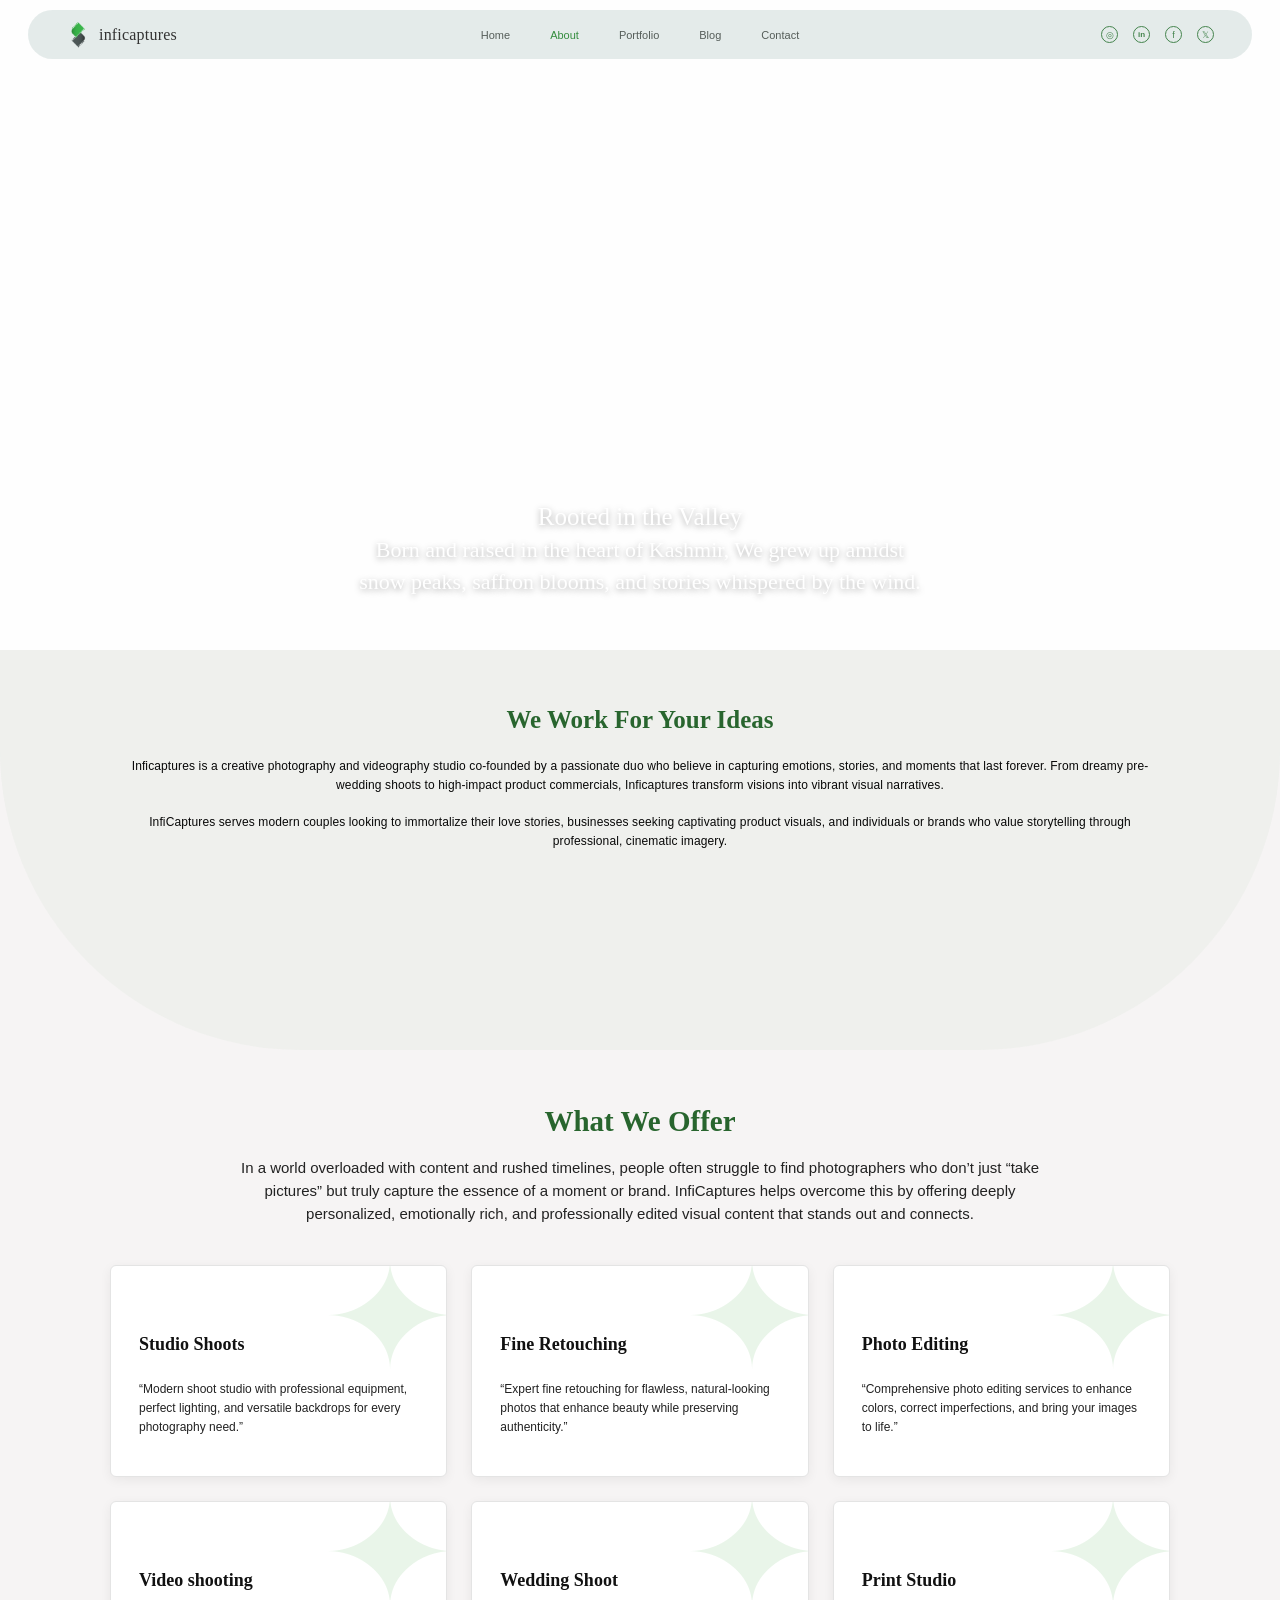
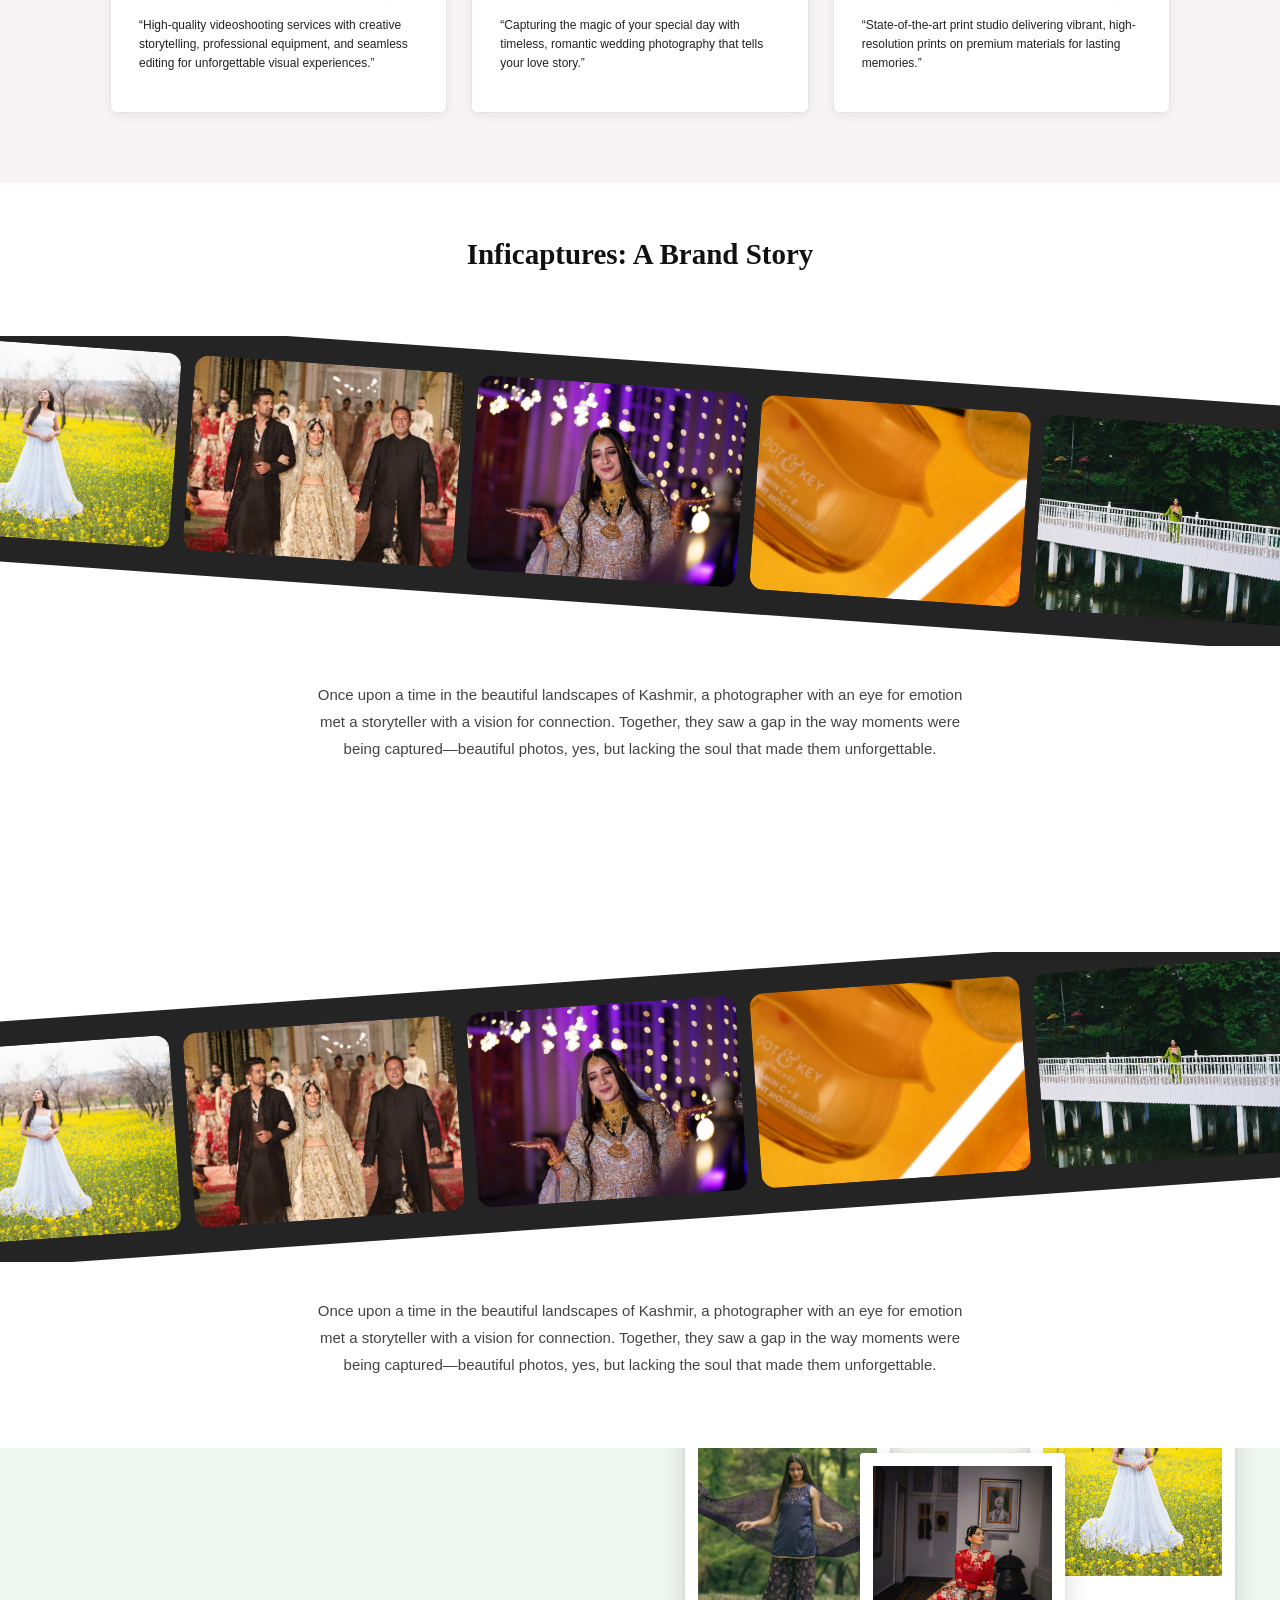
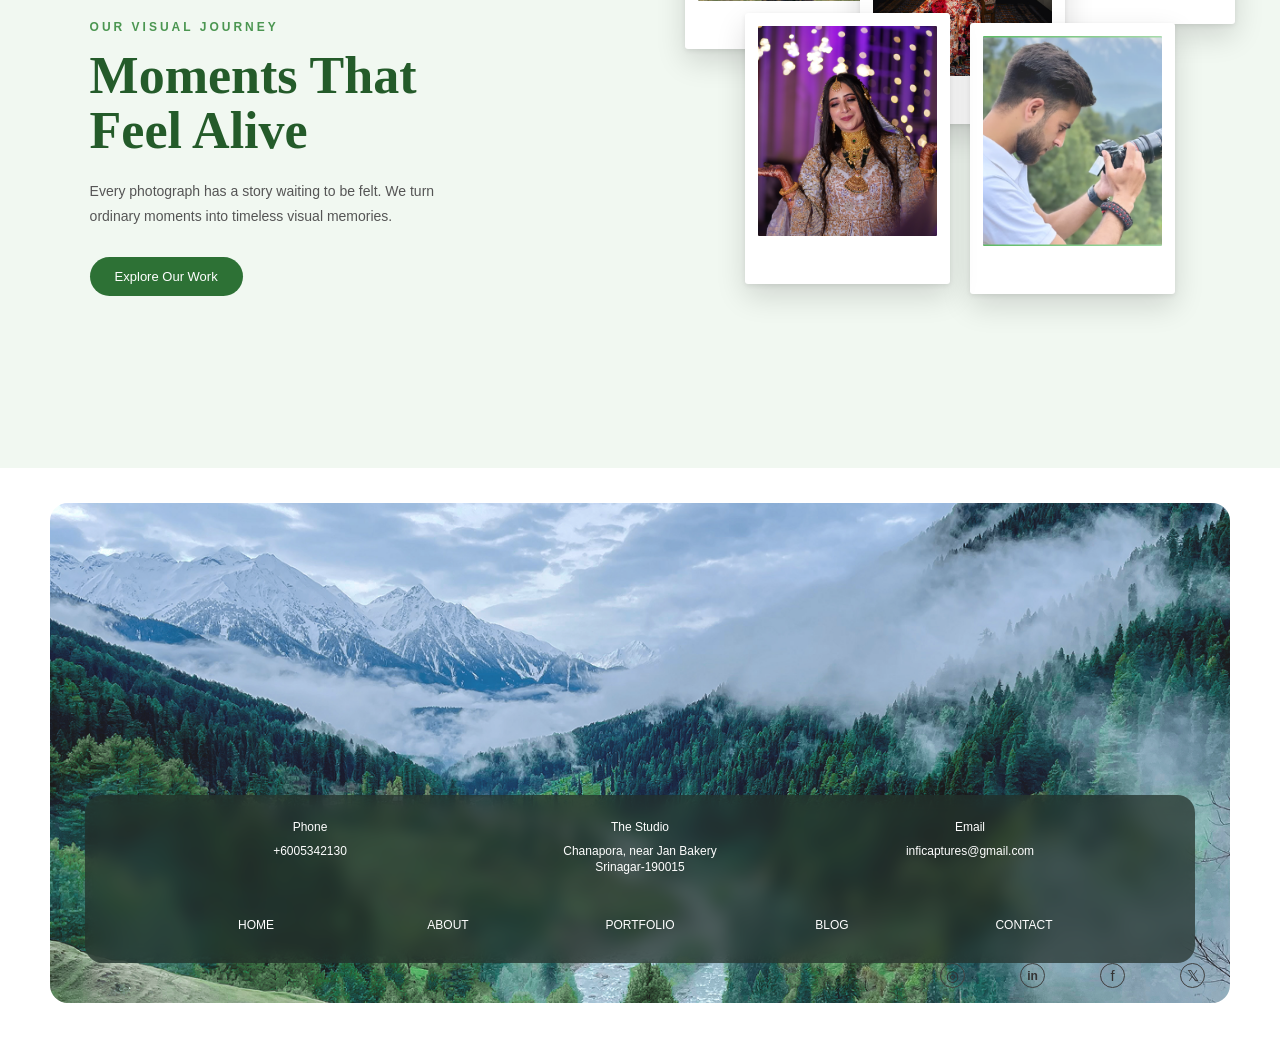
<file: about.html>
<!DOCTYPE html>
<html lang="en">

<head>
    <meta charset="UTF-8">
    <meta name="viewport" content="width=device-width, initial-scale=1.0">

    <title>About | Inficaptures</title>

    <!-- Your existing shared CSS -->
    <link rel="stylesheet" href="style.css">

    <!-- About page CSS -->
    <link rel="stylesheet" href="about.css">
</head>

<body>

   <!-- =====================================================
     ABOUT HERO SECTION
===================================================== -->

<section class="about-hero">

    <!-- Background Video -->

  <div class="about-hero-video">
<iframe width="560" height="315" src="https://www.youtube.com/embed/VSOiSYxAkmY?si=p-dQd2hZX3XlHAIR" title="YouTube video player" frameborder="0" allow="accelerometer; autoplay; clipboard-write; encrypted-media; gyroscope; picture-in-picture; 
web-share" referrerpolicy="strict-origin-when-cross-origin" allowfullscreen></iframe>

</div>


    <!-- Dark/light overlay -->

    <div class="about-hero-overlay"></div>


    <!-- =================================================
         NAVIGATION
    ================================================= -->

    <header class="about-header">

        <!-- Logo -->

        <a href="index.html" class="about-logo">

            <img
                src="media/LOGO COLOR-01 2 (1).svg"
                alt="Inficaptures">

            <span>inficaptures</span>

        </a>


        <!-- Navigation -->

        <nav class="about-nav">

            <a href="index.html">
                Home
            </a>

            <a href="about.html" class="active">
                About
            </a>

            <a href="portfolio.html">
                Portfolio
            </a>

            <a href="blog.html">
                Blog
            </a>

            <a href="contact.html">
                Contact
            </a>

        </nav>


        <!-- Social icons -->

        <div class="about-socials">

            <a href="#" aria-label="Instagram">
                ◎
            </a>

            <a href="#" aria-label="LinkedIn">
                in
            </a>

            <a href="#" aria-label="Facebook">
                f
            </a>

            <a href="#" aria-label="X">
                𝕏
            </a>

        </div>

    </header>


    <!-- =================================================
         HERO TEXT
    ================================================= -->

    <div class="about-hero-text">

        <h1>
            Rooted in the Valley
        </h1>

        <p>
            Born and raised in the heart of Kashmir, We grew up amidst<br>
            snow peaks, saffron blooms, and stories whispered by the wind.
        </p>

    </div>

</section>
<!-- ABOUT INTRO SECTION -->
<section class="about-intro">

    <div class="about-intro-content">

        <h2>We Work For Your Ideas</h2>

        <p>
            Inficaptures is a creative photography and videography studio
            co-founded by a passionate duo who believe in capturing emotions,
            stories, and moments that last forever. From dreamy pre-wedding
            shoots to high-impact product commercials, Inficaptures transform
            visions into vibrant visual narratives.
        </p>

        <p>
            InfiCaptures serves modern couples looking to immortalize their
            love stories, businesses seeking captivating product visuals,
            and individuals or brands who value storytelling through
            professional, cinematic imagery.
        </p>

    </div>

</section>

<!-- WHAT WE OFFER -->
<section class="what-we-offer">

    <div class="offer-header">
        <h2>What We Offer</h2>

        <p>
            In a world overloaded with content and rushed timelines, people often struggle to find photographers
            who don’t just “take pictures” but truly capture the essence of a moment or brand. InfiCaptures helps
            overcome this by offering deeply personalized, emotionally rich, and professionally edited visual content
            that stands out and connects.
        </p>
    </div>

    <div class="offer-grid">

        <div class="offer-card">
            <div class="sparkle">✦</div>
            <h3>Studio Shoots</h3>
            <p>“Modern shoot studio with professional equipment, perfect lighting, and versatile backdrops for every photography need.”</p>
        </div>

        <div class="offer-card">
            <div class="sparkle">✦</div>
            <h3>Fine Retouching</h3>
            <p>“Expert fine retouching for flawless, natural-looking photos that enhance beauty while preserving authenticity.”</p>
        </div>

        <div class="offer-card">
            <div class="sparkle">✦</div>
            <h3>Photo Editing</h3>
            <p>“Comprehensive photo editing services to enhance colors, correct imperfections, and bring your images to life.”</p>
        </div>

        <div class="offer-card">
            <div class="sparkle">✦</div>
            <h3>Video shooting</h3>
            <p>“High-quality videoshooting services with creative storytelling, professional equipment, and seamless editing for unforgettable visual experiences.”</p>
        </div>

        <div class="offer-card">
            <div class="sparkle">✦</div>
            <h3>Wedding Shoot</h3>
            <p>“Capturing the magic of your special day with timeless, romantic wedding photography that tells your love story.”</p>
        </div>

        <div class="offer-card">
            <div class="sparkle">✦</div>
            <h3>Print Studio</h3>
            <p>“State-of-the-art print studio delivering vibrant, high-resolution prints on premium materials for lasting memories.”</p>
        </div>

    </div>

</section>


<!-- BRAND STORY SECTION -->
<section class="brand-story">

    <div class="brand-story-heading">
        <h2>Inficaptures: A Brand Story</h2>
    </div>

    <!-- SLANTED PHOTO SLIDER -->
    <div class="story-slider-wrapper">

        <div class="story-slider">

            <div class="story-track">

                <!-- SET 1 -->
              
                <div class="story-photo">
                    <img src="media/hero-1.jpg" alt="">
                </div>

                <div class="story-photo">
                    <img src="media/hero-2.png" alt="">
                </div>

                <div class="story-photo">
                    <img src="media/hero-3.png" alt="">
                </div>

                <div class="story-photo">
                    <img src="media/image.png" alt="">
                </div>

                <div class="story-photo">
                    <img src="media/DSC09256.jpg" alt="">
                </div>

                <!-- DUPLICATE SET FOR INFINITE LOOP -->

                <div class="story-photo">
                    <img src="media/hero-1.jpg" alt="">
                </div>

                <div class="story-photo">
                    <img src="media/hero-2.png" alt="">
                </div>

                <div class="story-photo">
                    <img src="media/hero-3.png" alt="">
                </div>

                <div class="story-photo">
                    <img src="media/image.png" alt="">
                </div>

                <div class="story-photo">
                    <img src="media/DSC09256.jpg" alt="">
                </div>

            </div>

        </div>

    </div>


    <!-- STORY TEXT -->

    <div class="brand-story-text">

        <p>
            Once upon a time in the beautiful landscapes of Kashmir, a photographer
            with an eye for emotion met a storyteller with a vision for connection.
            Together, they saw a gap in the way moments were being captured—beautiful
            photos, yes, but lacking the soul that made them unforgettable.
        </p>

    </div>

</section>




<!-- BRAND STORY SECTION -->
<section class="brand-story">

    <div class="brand-story-heading">
        <!-- <h2>Inficaptures: A Brand Story</h2> -->
    </div>

    <!-- SLANTED PHOTO SLIDER -->
    <div class="story-slider-wrapper">

        <div class="story-slider2">

            <div class="story-track">

                <!-- SET 1 -->
              
                <div class="story-photo">
                    <img src="media/hero-1.jpg" alt="">
                </div>

                <div class="story-photo">
                    <img src="media/hero-2.png" alt="">
                </div>

                <div class="story-photo">
                    <img src="media/hero-3.png" alt="">
                </div>

                <div class="story-photo">
                    <img src="media/image.png" alt="">
                </div>

                <div class="story-photo">
                    <img src="media/DSC09256.jpg" alt="">
                </div>

                <!-- DUPLICATE SET FOR INFINITE LOOP -->

                <div class="story-photo">
                    <img src="media/hero-1.jpg" alt="">
                </div>

                <div class="story-photo">
                    <img src="media/hero-2.png" alt="">
                </div>

                <div class="story-photo">
                    <img src="media/hero-3.png" alt="">
                </div>

                <div class="story-photo">
                    <img src="media/image.png" alt="">
                </div>

                <div class="story-photo">
                    <img src="media/DSC09256.jpg" alt="">
                </div>

            </div>

        </div>

    </div>


    <!-- STORY TEXT -->

    <div class="brand-story-text">

        <p>
            Once upon a time in the beautiful landscapes of Kashmir, a photographer
            with an eye for emotion met a storyteller with a vision for connection.
            Together, they saw a gap in the way moments were being captured—beautiful
            photos, yes, but lacking the soul that made them unforgettable.
        </p>

    </div>

</section>

<!-- =========================================
     DECORATIVE PHOTO FALL SECTION
========================================= -->

<section class="falling-photos-section">

    <div class="falling-photos-content">

        <div class="falling-photos-text">
            <span>OUR VISUAL JOURNEY</span>

            <h2>
                Moments That<br>
                Feel Alive
            </h2>

            <p>
                Every photograph has a story waiting to be felt.
                We turn ordinary moments into timeless visual memories.
            </p>

            <a href="#contact" class="falling-photo-btn">
                Explore Our Work
            </a>
        </div>


        <div class="falling-photo-stage">

            <!-- Photo 1 -->
            <div class="falling-photo photo-1">
                <div class="polaroid">
                    <img src="media/DSC02389.jpg" alt="Photography">
                </div>
            </div>

            <!-- Photo 2 -->
            <div class="falling-photo photo-2">
                <div class="polaroid">
                    <img src="media/faizan.jpg" alt="Photography">
                </div>
            </div>

            <!-- Photo 3 -->
            <div class="falling-photo photo-3">
                <div class="polaroid">
                    <img src="media/hero-1 1.png" alt="Photography">
                </div>
            </div>

            <!-- Photo 4 -->
            <div class="falling-photo photo-4">
                <div class="polaroid">
                    <img src="media/hero-3.png" alt="Photography">
                </div>
            </div>

            <!-- Photo 5 -->
            <div class="falling-photo photo-5">
                <div class="polaroid">
                    <img src="media/shanu-pic.png" alt="Photography">
                </div>
            </div>

        </div>

    </div>

</section>


<footer class="site-footer">

    <div class="footer-background">

        <!-- Background image -->
        <img
            src="media/footer.png"
            alt="Mountain landscape"
            class="footer-bg-image">


        <!-- Glass Information Panel -->
        <div class="footer-glass-panel">


            <!-- ==============================
                 CONTACT INFORMATION
            =============================== -->

            <div class="footer-contact">


                <!-- PHONE -->

                <div class="footer-contact-item">

                    <h4>Phone</h4>

                    <a href="tel:+6005342130">
                        +6005342130
                    </a>

                </div>


                <!-- STUDIO -->

                <div class="footer-contact-item">

                    <h4>The Studio</h4>

                    <p>
                        Chanapora, near Jan Bakery<br>
                        Srinagar-190015
                    </p>

                </div>


                <!-- EMAIL -->

                <div class="footer-contact-item">

                    <h4>Email</h4>

                    <a href="mailto:inficaptures@gmail.com">
                        inficaptures@gmail.com
                    </a>

                </div>

            </div>


            <!-- ==============================
                 NAVIGATION
            =============================== -->

            <nav class="footer-navigation">

                <a href="index.html">HOME</a>

                <a href="about.html">ABOUT</a>

                <a href="portfolio.html">PORTFOLIO</a>

                <a href="blog.html">BLOG</a>

                <a href="contact.html">CONTACT</a>

            </nav>

        </div>


        <!-- ==============================
             SOCIAL ICONS
        =============================== -->

        <div class="footer-socials">

            <a
                href="#"
                aria-label="Instagram"
                class="social-icon">

                ◎

            </a>


            <a
                href="#"
                aria-label="LinkedIn"
                class="social-icon linkedin-icon">

                in

            </a>


            <a
                href="#"
                aria-label="Facebook"
                class="social-icon">

                f

            </a>


            <a
                href="#"
                aria-label="X"
                class="social-icon">

                𝕏

            </a>

        </div>

    </div>

</footer>
    <!-- Your existing JavaScript -->
    <script src="script.js"></script>

</body>

</html>
</file>
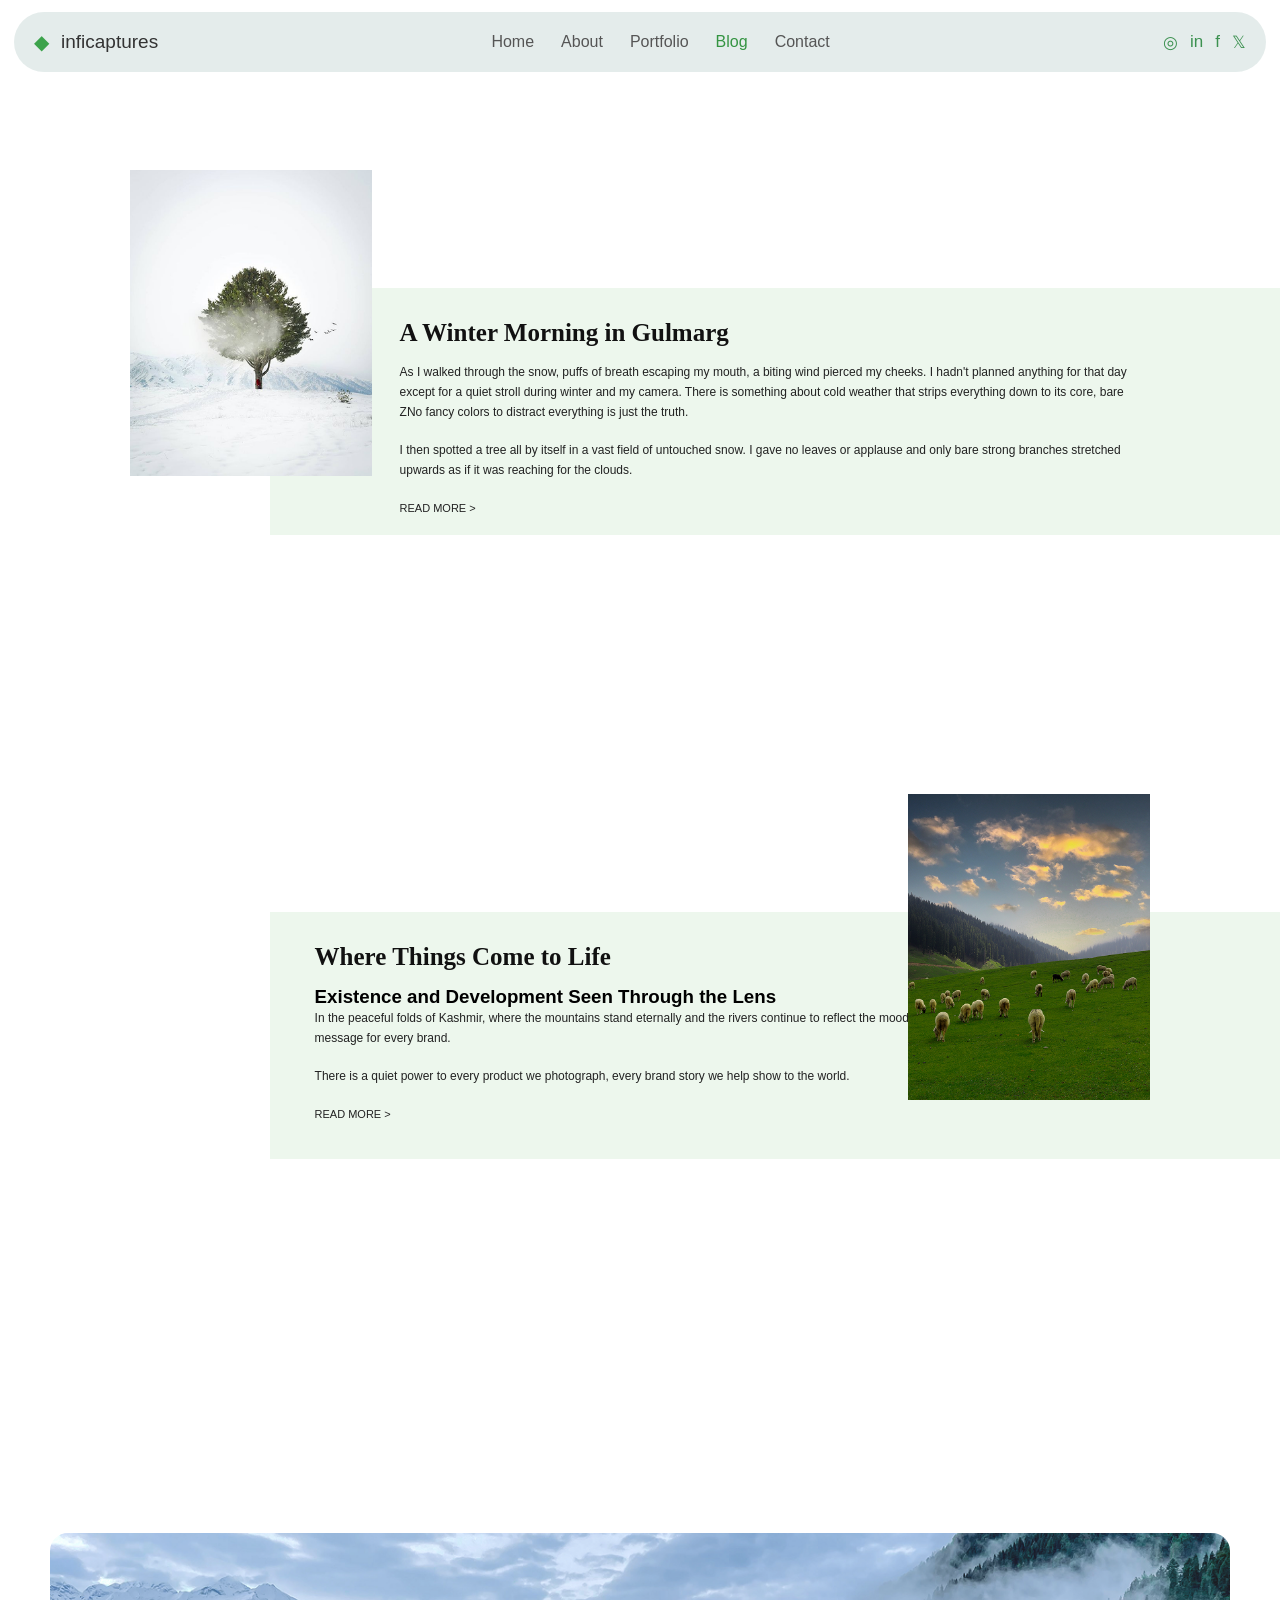
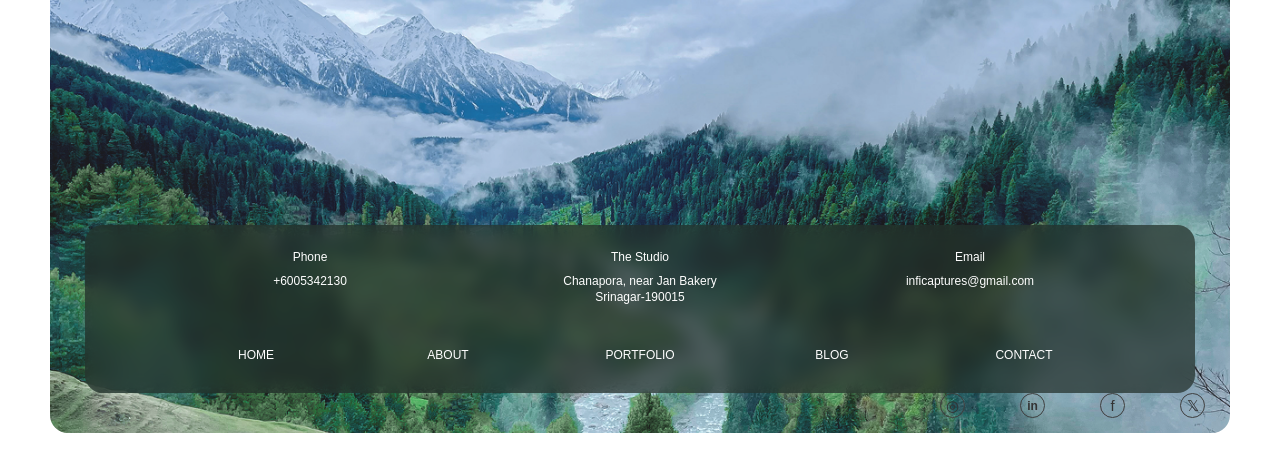
<file: blog.html>
<!DOCTYPE html>
<html lang="en">
<head>
    <meta charset="UTF-8">
    <meta name="viewport" content="width=device-width, initial-scale=1.0">

    <title>Blog | Inficaptures</title>

    <link rel="stylesheet" href="style.css">
    <link rel="stylesheet" href="blog.css">
</head>

<body>

<!-- =========================================
     NAVBAR
========================================= -->

<header class="blog-navbar">

    <div class="blog-logo">
        <span class="logo-symbol">◆</span>
        <span>inficaptures</span>
    </div>

    <nav>
        <a href="index.html">Home</a>
        <a href="about.html">About</a>
        <a href="portfolio.html">Portfolio</a>
        <a href="blog.html" class="active">Blog</a>
        <a href="#">Contact</a>
    </nav>

    <div class="blog-socials">
        <span>◎</span>
        <span>in</span>
        <span>f</span>
        <span>𝕏</span>
    </div>

</header>


<!-- =========================================
     BLOG LIST
========================================= -->

<main class="blog-page">

    <!-- BLOG 1 -->

    <article class="blog-item">

        <img
            src="media/winter-gulmarg.png"
            class="blog-image"
            alt="Winter Morning in Gulmarg"
        >

        <div class="blog-content">

            <h2>A Winter Morning in Gulmarg</h2>

            <p>
                As I walked through the snow, puffs of breath escaping my mouth,
                a biting wind pierced my cheeks. I hadn't planned anything for that
                day except for a quiet stroll during winter and my camera.
                There is something about cold weather that strips everything down
                to its core, bare ZNo fancy colors to distract everything is just
                the truth.
            </p>

            <p>
                I then spotted a tree all by itself in a vast field of untouched snow.
                I gave no leaves or applause and only bare strong branches stretched
                upwards as if it was reaching for the clouds.
            </p>

            <button
                class="read-more"
                data-blog="winter"
            >
                READ MORE &gt;
            </button>

        </div>

    </article>


    <!-- BLOG 2 -->

    <article class="blog-item blog-item-reverse">

        <img
            src="media/blog2.png"
            class="blog-image"
            alt="Kashmir Landscape"
        >

        <div class="blog-content">

            <h2>Where Things Come to Life</h2>

            <h3>Existence and Development Seen Through the Lens</h3>

            <p>
                In the peaceful folds of Kashmir, where the mountains stand eternally
                and the rivers continue to reflect the moods of the sky, we found a
                message for every brand.
            </p>

            <p>
                There is a quiet power to every product we photograph, every brand
                story we help show to the world.
            </p>

            <button
                class="read-more"
                data-blog="life"
            >
                READ MORE &gt;
            </button>

        </div>

    </article>

</main>


<!-- =========================================
     BLOG MODAL
========================================= -->

<div id="blogModal" class="blog-modal">

    <div class="blog-modal-box">

        <!-- CLOSE -->

        <button id="closeBlogModal" class="close-modal">
            ×
        </button>


        <!-- MODAL HEADING -->

        <div class="modal-heading">

            <h2 id="modalTitle">
                Where Things Come to Life
            </h2>

            <h3 id="modalSubtitle">
                Existence and Development Seen Through the Lens
            </h3>

        </div>


        <!-- IMAGE + ARTICLE -->

        <div class="modal-main">

            <div class="modal-image-wrapper">

                <img
                    id="modalImage"
                    src="media/winter-gulmarg.png"
                    alt=""
                >

            </div>


            <div class="modal-text">

                <p id="modalText1"></p>

                <p id="modalText2"></p>

                <p id="modalText3"></p>

                <p id="modalText4"></p>

            </div>

        </div>


        <!-- BOTTOM TEXT -->

        <div class="modal-bottom-text">

            <p id="modalBottom"></p>

        </div>

    </div>

</div>

<footer class="site-footer">

    <div class="footer-background">

        <!-- Background image -->
        <img
            src="media/footer.png"
            alt="Mountain landscape"
            class="footer-bg-image">


        <!-- Glass Information Panel -->
        <div class="footer-glass-panel">


            <!-- ==============================
                 CONTACT INFORMATION
            =============================== -->

            <div class="footer-contact">


                <!-- PHONE -->

                <div class="footer-contact-item">

                    <h4>Phone</h4>

                    <a href="tel:+6005342130">
                        +6005342130
                    </a>

                </div>


                <!-- STUDIO -->

                <div class="footer-contact-item">

                    <h4>The Studio</h4>

                    <p>
                        Chanapora, near Jan Bakery<br>
                        Srinagar-190015
                    </p>

                </div>


                <!-- EMAIL -->

                <div class="footer-contact-item">

                    <h4>Email</h4>

                    <a href="mailto:inficaptures@gmail.com">
                        inficaptures@gmail.com
                    </a>

                </div>

            </div>


            <!-- ==============================
                 NAVIGATION
            =============================== -->

            <nav class="footer-navigation">

                <a href="index.html">HOME</a>

                <a href="about.html">ABOUT</a>

                <a href="portfolio.html">PORTFOLIO</a>

                <a href="blog.html">BLOG</a>

                <a href="contact.html">CONTACT</a>

            </nav>

        </div>


        <!-- ==============================
             SOCIAL ICONS
        =============================== -->

        <div class="footer-socials">

            <a
                href="#"
                aria-label="Instagram"
                class="social-icon">

                ◎

            </a>


            <a
                href="#"
                aria-label="LinkedIn"
                class="social-icon linkedin-icon">

                in

            </a>


            <a
                href="#"
                aria-label="Facebook"
                class="social-icon">

                f

            </a>


            <a
                href="#"
                aria-label="X"
                class="social-icon">

                𝕏

            </a>

        </div>

    </div>

</footer>
<script src="blog.js"></script>

</body>
</html>
</file>
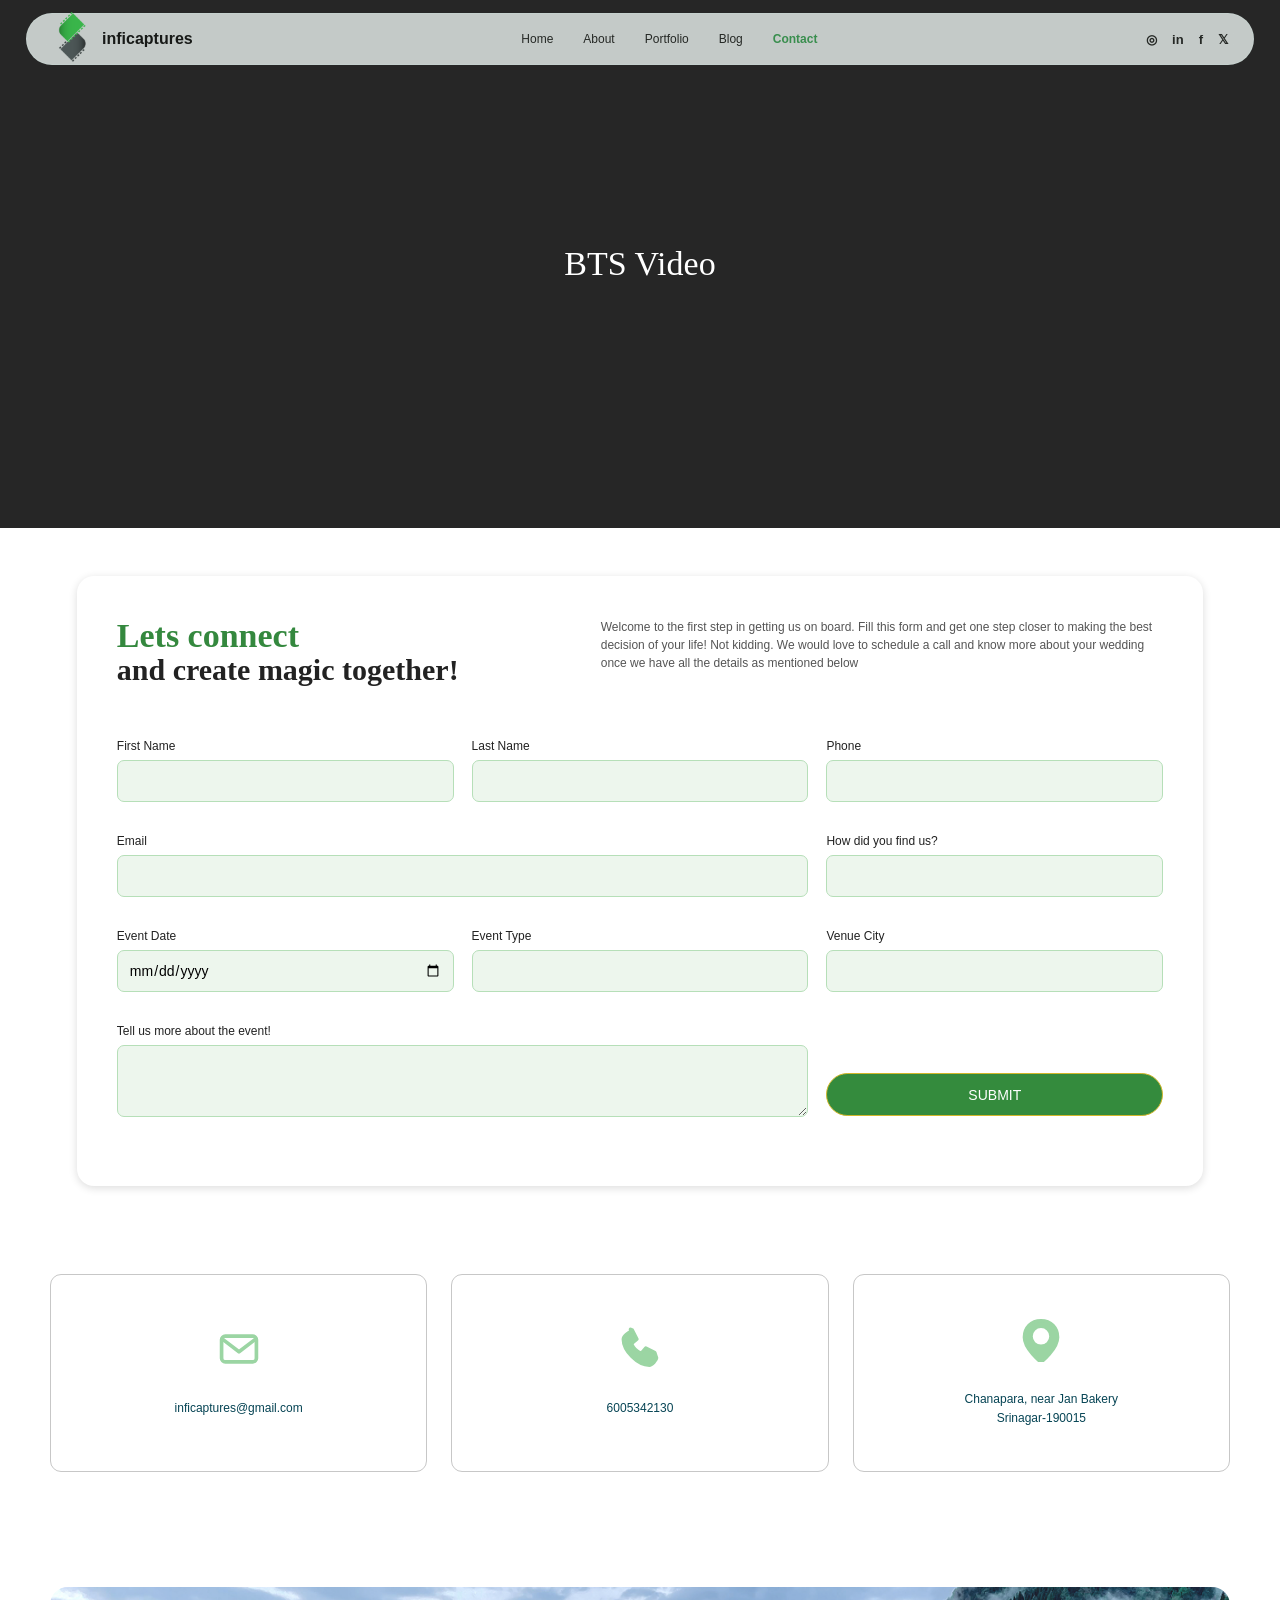
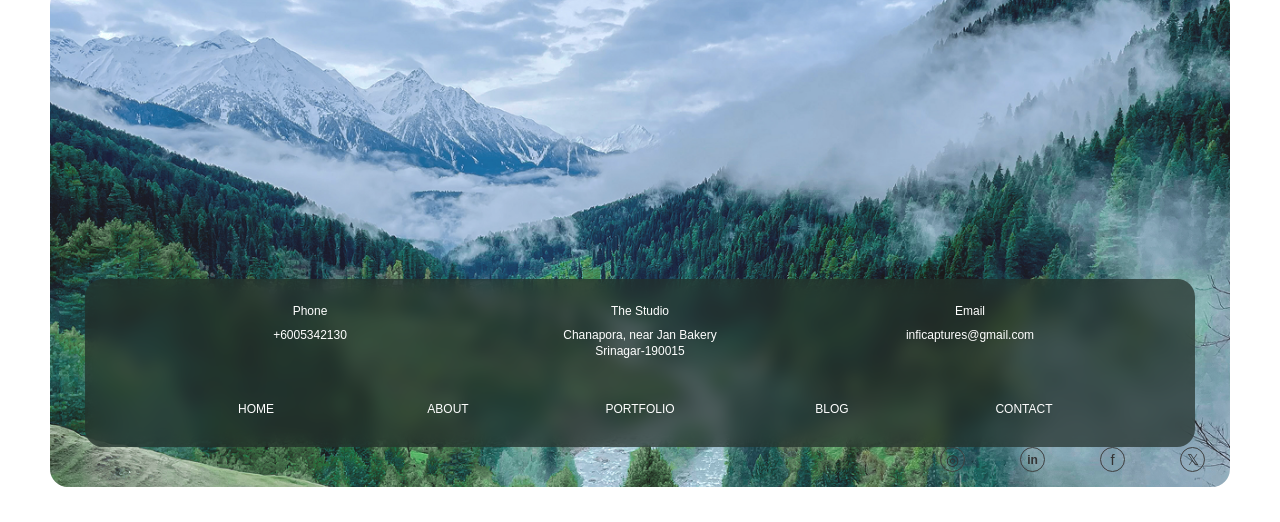
<file: contact.html>
<!DOCTYPE html>
<html lang="en">
<head>
  <meta charset="UTF-8">
  <meta name="viewport" content="width=device-width, initial-scale=1.0">
  <title>Contact | Inficaptures</title>
  <link rel="stylesheet" href="contact.css">
  <link rel="stylesheet" href="style.css">
    <link rel="stylesheet" href="portfolio.css">
</head>
<body>

  <header class="contact-navbar">
    <a class="contact-logo" href="index.html">
      <span class="logo-mark">
        <img src="media/LOGO COLOR-01 2 (1).svg" alt="">
      </span>
      <span>inficaptures</span>
    </a>

    <nav aria-label="Main navigation">
      <a href="index.html">Home</a>
      <a href="about.html">About</a>
      <a href="portfolio.html">Portfolio</a>
      <a href="blog.html">Blog</a>
      <a href="contact.html" class="active" aria-current="page">Contact</a>
    </nav>

    <div class="contact-socials" aria-label="Social media">
      <a href="#" aria-label="Instagram">◎</a>
      <a href="#" aria-label="LinkedIn">in</a>
      <a href="#" aria-label="Facebook">f</a>
      <a href="#" aria-label="X">𝕏</a>
    </div>
  </header>

  <main>
   <section class="contact-hero">
  <video class="bts-background-video" autoplay muted loop playsinline>
    <source src="media/WhatsApp Video 2023-07-10 at 11.03.33 AM.mp4" type="video/mp4">
  </video>

  <div class="contact-hero-overlay">
    <h1>BTS Video</h1>
  </div>
</section>
  </main>
<section class="contact-form-section">
  <div class="contact-form-card">
    <div class="form-intro">
      <h2><span>Lets connect</span><br>and create magic together!</h2>
      <p>
        Welcome to the first step in getting us on board. Fill this form and
        get one step closer to making the best decision of your life! Not kidding.
        We would love to schedule a call and know more about your wedding once
        we have all the details as mentioned below
      </p>
    </div>

    <form class="contact-form">
      <label>
        First Name
        <input type="text" name="firstName">
      </label>

      <label>
        Last Name
        <input type="text" name="lastName">
      </label>

      <label>
        Phone
        <input type="tel" name="phone">
      </label>

      <label class="field-email">
        Email
        <input type="email" name="email">
      </label>

      <label>
        How did you find us?
        <input type="text" name="referral">
      </label>

      <label>
        Event Date
        <input type="date" name="eventDate">
      </label>

      <label>
        Event Type
        <input type="text" name="eventType">
      </label>

      <label>
        Venue City
        <input type="text" name="venueCity">
      </label>

      <label class="field-message">
        Tell us more about the event!
        <textarea name="message"></textarea>
      </label>

      <button type="submit">SUBMIT</button>
    </form>
  </div>
</section>

<section class="contact-info">
  <a class="contact-info-card" href="mailto:inficaptures@gmail.com">
    <svg viewBox="0 0 48 48" aria-hidden="true">
      <rect x="5" y="10" width="38" height="28" rx="4"></rect>
      <path d="m7 14 17 13 17-13"></path>
    </svg>
    <span>inficaptures@gmail.com</span>
  </a>

  <a class="contact-info-card" href="tel:6005342130">
    <svg class="phone-icon" viewBox="0 0 48 48" aria-hidden="true">
      <path d="M14 5c-2 0-8 5-8 8 0 13 16 29 29 29 3 0 8-6 8-8l-2-6-10-5-5 6c-5-2-9-6-11-11l6-5-5-10-2-1z"></path>
    </svg>
    <span>6005342130</span>
  </a>

  <a
    class="contact-info-card"
    href="https://maps.google.com/?q=Chanapara+Srinagar+190015"
    target="_blank"
    rel="noopener"
  >
    <svg class="pin-icon" viewBox="0 0 48 48" aria-hidden="true">
      <path d="M24 3C13 3 6 11 6 21c0 13 18 27 18 27s18-14 18-27C42 11 35 3 24 3z"></path>
      <circle cx="24" cy="20" r="7"></circle>
    </svg>
    <span>Chanapara, near Jan Bakery<br>Srinagar-190015</span>
  </a>
</section>

<footer class="site-footer">

    <div class="footer-background">

        <!-- Background image -->
        <img
            src="media/footer.png"
            alt="Mountain landscape"
            class="footer-bg-image">


        <!-- Glass Information Panel -->
        <div class="footer-glass-panel">


            <!-- ==============================
                 CONTACT INFORMATION
            =============================== -->

            <div class="footer-contact">


                <!-- PHONE -->

                <div class="footer-contact-item">

                    <h4>Phone</h4>

                    <a href="tel:+6005342130">
                        +6005342130
                    </a>

                </div>


                <!-- STUDIO -->

                <div class="footer-contact-item">

                    <h4>The Studio</h4>

                    <p>
                        Chanapora, near Jan Bakery<br>
                        Srinagar-190015
                    </p>

                </div>


                <!-- EMAIL -->

                <div class="footer-contact-item">

                    <h4>Email</h4>

                    <a href="mailto:inficaptures@gmail.com">
                        inficaptures@gmail.com
                    </a>

                </div>

            </div>


            <!-- ==============================
                 NAVIGATION
            =============================== -->

            <nav class="footer-navigation">

                <a href="index.html">HOME</a>

                <a href="about.html">ABOUT</a>

                <a href="portfolio.html">PORTFOLIO</a>

                <a href="blog.html">BLOG</a>

                <a href="contact.html">CONTACT</a>

            </nav>

        </div>


        <!-- ==============================
             SOCIAL ICONS
        =============================== -->

        <div class="footer-socials">

            <a
                href="#"
                aria-label="Instagram"
                class="social-icon">

                ◎

            </a>


            <a
                href="#"
                aria-label="LinkedIn"
                class="social-icon linkedin-icon">

                in

            </a>


            <a
                href="#"
                aria-label="Facebook"
                class="social-icon">

                f

            </a>


            <a
                href="#"
                aria-label="X"
                class="social-icon">

                𝕏

            </a>

        </div>

    </div>

</footer>
</body>
</html>
</file>
<file: style.css>
/* =========================
   RESET
========================= */

* {
    margin: 0;
    padding: 0;
    box-sizing: border-box;
}

html {
    scroll-behavior: smooth;
}

body {
    font-family: Arial, Helvetica, sans-serif;
    background: #111;
}


/* =========================
   HERO
========================= */

.hero {
    position: relative;
    width: 100%;
    height: 100vh;
    min-height: 650px;
    overflow: hidden;

    display: flex;
    justify-content: center;
    align-items: center;
}


/* =========================
   HERO IMAGE
========================= */

.hero-image {
    position: absolute;
    inset: 0;

    background-image: url("media/hero-1.jpg");
    background-size: cover;
    background-position: center center;

    transform: scale(1.01);
}


/* =========================
   OVERLAY
========================= */

.hero-overlay {
    position: absolute;
    inset: 0;

    background: linear-gradient(
        to bottom,
        rgba(0, 0, 0, 0.08),
        rgba(0, 0, 0, 0.02) 50%,
        rgba(0, 0, 0, 0.18)
    );
}


/* =========================
   NAVBAR
========================= */

.navbar {
    position: absolute;
    top: 25px;
    left: 50%;

    transform: translateX(-50%);

    width: calc(100% - 100px);
    max-width: 1340px;

    height: 58px;

    padding: 0 24px;

    display: flex;
    align-items: center;

    background: rgba(224, 234, 234, 0.90);

    border-radius: 40px;

    z-index: 10;

    backdrop-filter: blur(10px);
    -webkit-backdrop-filter: blur(10px);
}


/* =========================
   LOGO
========================= */

.logo {
    display: flex;
    align-items: center;
    gap: 9px;

    text-decoration: none;
    color: #333;

    min-width: 210px;
}

.logo-text {
    font-family: Georgia, serif;
    font-size: 15px;
    letter-spacing: 0.2px;
}


/* Logo symbol */

.logo-symbol {
    position: relative;

    width: 20px;
    height: 24px;

    display: block;
}

.logo-symbol span:first-child {
    position: absolute;

    width: 13px;
    height: 13px;

    top: 1px;
    left: 4px;

    background: #38a84b;

    transform: rotate(45deg);

    border-radius: 2px;
}

.logo-symbol span:last-child {
    position: absolute;

    width: 13px;
    height: 13px;

    bottom: 1px;
    left: 1px;

    background: #303737;

    transform: rotate(45deg);

    border-radius: 2px;
}


/* =========================
   NAV LINKS
========================= */

.nav-links {
    display: flex;
    align-items: center;
    justify-content: center;

    gap: 38px;

    flex: 1;
}

.nav-links a {
    position: relative;

    color: #626b6b;

    text-decoration: none;

    font-size: 16px;

    transition: 0.3s ease;
}

.nav-links a:hover {
    color: #318f46;
}

.nav-links a.active {
    color: #318f46;
}


/* =========================
   SOCIAL LINKS
========================= */

.social-links {
    min-width: 210px;

    display: flex;
    justify-content: flex-end;
    align-items: center;

    gap: 12px;
}

.social-links a {
    width: 18px;
    height: 18px;

    display: flex;
    align-items: center;
    justify-content: center;

    border: 1px solid #519461;

    border-radius: 50%;

    color: #438c53;

    text-decoration: none;

    font-size: 9px;

    transition: 0.3s ease;
}

.social-links a:hover {
    background: #438c53;
    color: white;
}


/* =========================
   HERO FRAME
========================= */

.hero-frame {
    position: absolute;

    top: 130px;
    left: 54px;
    right: 54px;
    bottom: 32px;

    border: 1px solid rgba(255, 255, 255, 0.75);

    z-index: 3;

    pointer-events: none;
}


/* =========================
   BOTTOM CONTENT
========================= */

.hero-bottom {
    position: absolute;

    left: 70px;
    right: 70px;
    bottom: 52px;

    display: grid;

    grid-template-columns: 1fr auto 1fr;

    align-items: center;

    z-index: 5;
}


/* =========================
   BRAND
========================= */

.hero-brand {
    color: white;

    font-family: Georgia, serif;

    font-size: 21px;

    text-shadow:
        0 1px 5px rgba(0, 0, 0, 0.3);
}


/* =========================
   TAGLINE
========================= */

.hero-tagline {
    color: white;

    font-family: Georgia, serif;

    font-size: 13px;

    text-align: center;

    text-shadow:
        0 1px 5px rgba(0, 0, 0, 0.35);
}


/* =========================
   ENQUIRE BUTTON
========================= */

.enquire-btn {
    justify-self: end;

    display: flex;
    align-items: center;
    gap: 12px;

    padding: 9px 17px;

    background: #42ad50;

    color: white;

    text-decoration: none;

    font-size: 10px;

    border-radius: 20px;

    transition: 0.3s ease;
}

.enquire-btn span {
    font-size: 14px;
}

.enquire-btn:hover {
    background: #328c3e;

    transform: translateY(-2px);
}


/* =========================
   RESPONSIVE
========================= */

@media (max-width: 900px) {

    .navbar {
        width: calc(100% - 40px);

        padding: 0 18px;
    }

    .logo {
        min-width: auto;
    }

    .nav-links {
        gap: 18px;
    }

    .social-links {
        min-width: auto;
    }

    .hero-frame {
        left: 25px;
        right: 25px;
    }

    .hero-bottom {
        left: 40px;
        right: 40px;
    }
}


@media (max-width: 700px) {

    .hero {
        min-height: 600px;
    }

    .navbar {
        top: 15px;

        height: auto;
        min-height: 55px;

        border-radius: 25px;
    }

    .nav-links {
        display: none;
    }

    .logo {
        flex: 1;
    }

    .social-links {
        gap: 8px;
    }

    .hero-frame {
        top: 90px;
        left: 18px;
        right: 18px;
        bottom: 20px;
    }

    .hero-bottom {
        left: 30px;
        right: 30px;
        bottom: 38px;

        grid-template-columns: 1fr auto;
    }

    .hero-tagline {
        display: none;
    }

    .hero-brand {
        font-size: 18px;
    }

}

/* =====================================================
   SECTION 2 — SPECIALITIES
===================================================== */

.specialities-section {
    position: relative;

    width: 100%;
    min-height: 560px;

    background: #292929;

    overflow: hidden;

    padding: 55px 35px 60px;
}


/* Subtle background texture */

.specialities-section::before {
    content: "";

    position: absolute;
    inset: 0;

    background:
        radial-gradient(
            circle at 20% 20%,
            rgba(73, 150, 82, 0.06),
            transparent 25%
        ),
        radial-gradient(
            circle at 80% 70%,
            rgba(73, 150, 82, 0.05),
            transparent 25%
        );

    pointer-events: none;
}


.specialities-container {
    position: relative;

    width: 100%;
    max-width: 1440px;

    margin: auto;

    z-index: 2;
}


/* =====================================================
   HEADING
===================================================== */

.specialities-heading {
    width: 82%;

    margin: 0 auto 38px;

    display: flex;

    align-items: center;

    gap: 32px;
}


.specialities-heading span {
    height: 1px;

    flex: 1;

    background: rgba(71, 159, 83, 0.55);
}


.specialities-heading h2 {
    margin: 0;

    color: #4fa45c;

    font-family: Georgia, "Times New Roman", serif;

    font-size: 24px;

    font-weight: 500;

    letter-spacing: 3px;

    white-space: nowrap;
}


/* =====================================================
   CAROUSEL
===================================================== */

.specialities-carousel {
    position: relative;

    width: 100%;

    display: flex;

    align-items: center;

    gap: 20px;
}


.carousel-window {
    width: 100%;

    overflow: visible;
}


.specialities-track {
    display: flex;

    align-items: center;

    justify-content: center;

    gap: 12px;

    transition:
        transform 0.75s cubic-bezier(0.4, 0, 0.2, 1);
}


/* =====================================================
   CARDS
===================================================== */

.speciality-card {
    position: relative;

    flex: 0 0 18%;

    height: 274px;

    min-width: 0;

    overflow: hidden;

    border-radius: 11px;

    cursor: pointer;

    transition:
        transform 0.55s ease,
        flex-basis 0.55s ease,
        box-shadow 0.55s ease;

    transform-origin: center center;
}


.speciality-card img {
    width: 100%;
    height: 100%;

    display: block;

    object-fit: cover;

    transition: transform 0.6s ease;
}


/* Dark gradient at bottom */

.card-overlay {
    position: absolute;

    inset: 0;

    background: linear-gradient(
        to top,
        rgba(0, 0, 0, 0.65),
        transparent 55%
    );

    pointer-events: none;
}


/* Category name */

.speciality-card h3 {
    position: absolute;

    left: 18px;
    bottom: 27px;

    margin: 0;

    color: white;

    font-family: Georgia, "Times New Roman", serif;

    font-size: 17px;

    font-weight: 600;

    letter-spacing: 0.5px;

    z-index: 2;

    transition: 0.4s ease;
}


/* =====================================================
   ACTIVE / CENTER CARD
===================================================== */

.speciality-card.active {
    flex-basis: 27%;

    height: 320px;

    box-shadow:
        0 15px 35px rgba(0, 0, 0, 0.35);

    z-index: 5;
}


.speciality-card.active img {
    transform: scale(1.02);
}


.speciality-card.active h3 {
    font-size: 20px;
}


/* =====================================================
   HOVER
===================================================== */

.speciality-card:hover {
    transform: scale(1.07);

    z-index: 10;

    box-shadow:
        0 18px 35px rgba(0, 0, 0, 0.45);
}


.speciality-card:hover img {
    transform: scale(1.08);
}


.speciality-card:hover h3 {
    transform: translateY(-3px);
}


/* =====================================================
   ARROWS
===================================================== */

.carousel-arrow {
    flex: 0 0 auto;

    width: 42px;
    height: 42px;

    border-radius: 50%;

    border: 1px solid rgba(79, 164, 92, 0.75);

    background: transparent;

    color: white;

    font-size: 22px;

    display: flex;

    justify-content: center;
    align-items: center;

    cursor: pointer;

    z-index: 20;

    transition: 0.3s ease;
}


.carousel-arrow:hover {
    background: #45a952;

    border-color: #45a952;

    transform: scale(1.08);
}


/* =====================================================
   DOTS
===================================================== */

.carousel-dots {
    display: flex;

    justify-content: center;

    align-items: center;

    gap: 10px;

    margin-top: 27px;
}


.dot {
    width: 7px;
    height: 7px;

    padding: 0;

    border: none;

    border-radius: 50%;

    background: #59605b;

    cursor: pointer;

    transition: 0.3s ease;
}


.dot.active {
    background: #4bab59;

    transform: scale(1.25);
}


/* =====================================================
   PORTFOLIO BUTTON
===================================================== */

.portfolio-button {
    display: flex;

    align-items: center;

    justify-content: center;

    gap: 13px;

    width: fit-content;

    margin: 27px auto 0;

    padding: 10px 24px;

    border-radius: 30px;

    background: #43ad50;

    color: white;

    text-decoration: none;

    font-size: 11px;

    transition: 0.3s ease;
}


.portfolio-arrow {
    font-size: 17px;

    line-height: 1;
}


.portfolio-button:hover {
    background: #348d40;

    transform: translateY(-2px);
}


/* =====================================================
   RESPONSIVE
===================================================== */

@media (max-width: 1000px) {

    .speciality-card {
        flex-basis: 19%;
    }

    .speciality-card.active {
        flex-basis: 25%;
    }

    .speciality-card {
        height: 245px;
    }

    .speciality-card.active {
        height: 285px;
    }

    .carousel-arrow {
        width: 36px;
        height: 36px;
    }
}


@media (max-width: 750px) {

    .specialities-section {
        padding: 45px 20px 50px;
    }

    .specialities-heading {
        width: 95%;

        gap: 15px;

        margin-bottom: 28px;
    }

    .specialities-heading h2 {
        font-size: 19px;

        letter-spacing: 2px;
    }

    .carousel-arrow {
        display: none;
    }

    .specialities-track {
        gap: 10px;
    }

    .speciality-card {
        flex-basis: 18%;

        height: 220px;
    }

    .speciality-card.active {
        flex-basis: 27%;

        height: 255px;
    }

    .speciality-card h3 {
        left: 10px;
        bottom: 18px;

        font-size: 12px;
    }

    .speciality-card.active h3 {
        font-size: 14px;
    }
}


@media (max-width: 500px) {

    .specialities-section {
        padding-left: 12px;
        padding-right: 12px;
    }

    .speciality-card {
        height: 190px;
    }

    .speciality-card.active {
        height: 225px;
    }

    .specialities-track {
        gap: 6px;
    }

    .speciality-card h3 {
        font-size: 9px;

        left: 7px;
    }

    .speciality-card.active h3 {
        font-size: 11px;
    }
}
/* =====================================================
   SECTION 3 — STORIES / PROJECTS
===================================================== */

.stories-section {
    width: 100%;
    background: #ffffff;
    padding: 80px 3.5% 100px;
}

.stories-container {
    width: 100%;
    max-width: 1400px;
    margin: 0 auto;
}


/* =========================
   STORY ROW
========================= */

.story-row {
    display: grid;

    grid-template-columns: 1fr 1fr;

    align-items: stretch;

    width: 100%;

    margin-bottom: 45px;
}


/* Alternate direction */

.story-row.reverse {
    direction: rtl;
}

.story-row.reverse > * {
    direction: ltr;
}


/* =========================
   IMAGE
========================= */

.story-image {
    width: 100%;

    height: 300px;

    overflow: hidden;

    border-radius: 7px;

    position: relative;

    z-index: 2;
}

.story-image img {
    width: 100%;
    height: 100%;

    display: block;

    object-fit: cover;

    transition: transform 0.6s ease;
}

.story-image:hover img {
    transform: scale(1.04);
}


/* =========================
   TEXT BOX
========================= */

.story-content {
    width: 100%;

    min-height: 300px;

    background: #edf7ed;

    padding: 35px 55px;

    display: flex;

    flex-direction: column;

    justify-content: center;

    transition:
        background 0.3s ease;
}

.story-row:hover .story-content {
    background: #e8f4e8;
}


/* =========================
   HEADING
========================= */

.story-content h2 {
    margin: 0 0 25px;

    font-family: Georgia, "Times New Roman", serif;

    font-size: 25px;

    font-weight: 500;

    color: #4b5550;

    text-decoration: underline;

    text-underline-offset: 6px;
}


/* Right aligned text rows */

.story-row.reverse .story-content {
    text-align: right;
}


/* =========================
   DESCRIPTION
========================= */

.story-text {
    color: #555c57;

    font-family: Arial, Helvetica, sans-serif;

    font-size: 11px;

    line-height: 1.7;

    max-width: 580px;
}

.story-row:not(.reverse) .story-text {
    margin-right: auto;
}

.story-row.reverse .story-text {
    margin-left: auto;
}

.story-text p {
    margin: 0 0 9px;
}


/* =========================
   LARGE DESKTOP
========================= */

@media (min-width: 1400px) {

    .stories-section {
        padding-left: 4%;
        padding-right: 4%;
    }

    .story-image,
    .story-content {
        height: 340px;
        min-height: 340px;
    }

    .story-content {
        padding: 45px 70px;
    }

    .story-content h2 {
        font-size: 28px;
    }

    .story-text {
        font-size: 12px;
        line-height: 1.75;
    }
}


/* =========================
   TABLET
========================= */

@media (max-width: 900px) {

    .stories-section {
        padding: 60px 25px 80px;
    }

    .story-row {
        margin-bottom: 35px;
    }

    .story-image,
    .story-content {
        height: 270px;
        min-height: 270px;
    }

    .story-content {
        padding: 30px;
    }

    .story-content h2 {
        font-size: 21px;
        margin-bottom: 18px;
    }

    .story-text {
        font-size: 10px;
        line-height: 1.6;
    }
}


/* =========================
   MOBILE
========================= */

@media (max-width: 600px) {

    .stories-section {
        padding: 45px 18px 60px;
    }

    .story-row,
    .story-row.reverse {
        display: flex;

        flex-direction: column;

        direction: ltr;

        margin-bottom: 45px;
    }

    .story-image {
        width: 100%;

        height: 270px;

        border-radius: 7px;
    }

    .story-content,
    .story-row.reverse .story-content {
        width: 100%;

        min-height: auto;

        height: auto;

        padding: 28px 22px;

        text-align: left;
    }

    .story-row.reverse .story-content h2 {
        text-align: left;
    }

    .story-row.reverse .story-text {
        margin-left: 0;
    }

    .story-content h2 {
        font-size: 21px;
        margin-bottom: 18px;
    }

    .story-text {
        font-size: 10px;
        line-height: 1.7;
    }
}


/* =========================
   VIDEO SECTION
========================= */

.video-section {
    width: 100%;
    padding: 60px 0;
    background: #ffffff;
}

.video-container {
    width: 1183px;
    height: 467px;

    margin-left: 130px;
    margin-right: auto;

    overflow: hidden;

    border-radius: 8px;

    position: relative;
}

.featured-video {
    width: 100%;
    height: 100%;

    display: block;

    object-fit: cover;
}


/* =========================
   RESPONSIVE
========================= */

@media (max-width: 1400px) {

    .video-container {
        width: calc(100% - 80px);
        margin-left: 40px;
    }
}


@media (max-width: 700px) {

    .video-section {
        padding: 35px 18px;
    }

    .video-container {
        width: 100%;
        height: auto;

        aspect-ratio: 1183 / 467;

        margin: 0;
    }
}

/* =====================================================
   TESTIMONIAL SECTION
===================================================== */

.testimonial-section {

    position: relative;

    width: 100%;

    height: 582px;

    overflow: hidden;

    background-image:
        linear-gradient(
            rgba(20, 22, 21, 0.78),
            rgba(20, 22, 21, 0.78)
        ),
        url("media/sony-camera-bg.png");

    background-size: cover;

    background-position: center;

    display: flex;

    align-items: center;
}


/* =====================================================
   SLIDER
===================================================== */

.testimonial-slider {

    width: 100%;

    overflow: hidden;

    position: relative;
}


.testimonial-track {

    display: flex;

    align-items: center;

    gap: 16px;

    width: max-content;

    padding-left: 0;

    transition:
        transform 0.8s ease;
}


/* =====================================================
   MAIN PHOTO
===================================================== */

.testimonial-photo {

    flex: 0 0 272px;

    height: 191px;

    overflow: hidden;

    border-radius: 5px;
}


.testimonial-photo img {

    width: 100%;

    height: 100%;

    object-fit: cover;

    display: block;
}


/* =====================================================
   TESTIMONIAL CARD
===================================================== */

.testimonial-card {

    position: relative;

    flex: 0 0 328px;

    height: 191px;

    padding: 17px 12px 12px;

    border: 1px solid #62ad69;

    border-radius: 6px;

    background:
        rgba(100, 100, 100, 0.68);

    backdrop-filter: blur(4px);

    -webkit-backdrop-filter: blur(4px);

    color: white;
}


/* =====================================================
   MESSAGE BOX
===================================================== */

.testimonial-message {

    position: relative;

    width: 100%;

    height: 106px;

    background: #ffffff;

    border-radius: 12px;

    padding: 16px;

    color: #68706d;
}


.testimonial-message p {

    margin: 0;

    font-family:
        Arial,
        Helvetica,
        sans-serif;

    font-size: 11px;

    line-height: 1.35;
}


/* =====================================================
   LITTLE DOTS / SPEECH EFFECT
===================================================== */

.testimonial-dots {

    position: absolute;

    left: 28px;

    bottom: -16px;

    display: flex;

    gap: 3px;
}


.testimonial-dots span {

    width: 10px;

    height: 10px;

    border-radius: 50%;

    background: #ffffff;

    display: block;
}


.testimonial-dots span:nth-child(2) {

    width: 7px;

    height: 7px;

    margin-top: 7px;
}


.testimonial-dots span:nth-child(3) {

    width: 4px;

    height: 4px;

    margin-top: 12px;
}


/* =====================================================
   PERSON
===================================================== */

.testimonial-person {

    position: absolute;

    left: 14px;

    bottom: 12px;

    display: flex;

    align-items: center;

    gap: 8px;
}


.testimonial-person img {

    width: 30px;

    height: 30px;

    border-radius: 50%;

    object-fit: cover;

    border: 1px solid white;
}


.person-info {

    display: flex;

    flex-direction: column;
}


.person-info h4 {

    margin: 0;

    font-size: 9px;

    font-weight: 500;

    color: white;
}


.person-info span {

    font-size: 7px;

    color: #d0d0d0;

    margin-top: 2px;
}


/* =====================================================
   RATING
===================================================== */

.testimonial-rating {

    position: absolute;

    right: 12px;

    bottom: 13px;

    display: flex;

    flex-direction: column;

    align-items: flex-end;

    gap: 2px;
}


.stars {

    color: #6bc273;

    font-size: 13px;

    letter-spacing: 1px;
}


.testimonial-rating > span {

    font-size: 9px;

    color: white;
}


/* =====================================================
   HOVER
===================================================== */

.testimonial-card {

    transition:
        transform 0.35s ease,
        border-color 0.35s ease;
}


.testimonial-card:hover {

    transform: translateY(-6px);

    border-color: #85d28d;
}


/* =====================================================
   TABLET
===================================================== */

@media (max-width: 900px) {

    .testimonial-section {

        height: 520px;
    }

    .testimonial-photo {

        flex-basis: 240px;

        height: 180px;
    }

    .testimonial-card {

        flex-basis: 300px;

        height: 180px;
    }
}


/* =====================================================
   MOBILE
===================================================== */

@media (max-width: 600px) {

    .testimonial-section {

        height: 480px;
    }

    .testimonial-track {

        gap: 12px;
    }

    .testimonial-photo {

        flex-basis: 240px;

        height: 170px;
    }

    .testimonial-card {

        flex-basis: 290px;

        height: 170px;
    }

    .testimonial-message {

        height: 95px;

        padding: 13px;
    }

    .testimonial-message p {

        font-size: 10px;
    }
}



/* =====================================================
   FAQ SECTION
===================================================== */

.faq-section {
    width: 100%;
    background: #ffffff;

    padding: 55px 0 70px;
}


/* Main Figma frame */

.faq-container {
    width: 1240px;
    min-height: 366px;

    margin-left: 100px;
    margin-right: auto;

    box-sizing: border-box;
}


/* =====================================================
   TITLE
===================================================== */

.faq-title {
    margin: 0 0 30px;

    text-align: center;

    font-family: Georgia, "Times New Roman", serif;

    font-size: 27px;

    font-weight: 600;

    color: #2d6936;

    letter-spacing: 0.5px;
}


/* =====================================================
   GRID
===================================================== */

.faq-grid {
    display: grid;

    grid-template-columns: 1fr 1fr;

    column-gap: 13px;

    row-gap: 11px;
}


/* =====================================================
   FAQ ITEM
===================================================== */

.faq-item {
    width: 100%;

    border: 1px solid #bdbdbd;

    border-radius: 8px;

    overflow: hidden;

    background: #ffffff;
}


/* =====================================================
   QUESTION
===================================================== */

.faq-question {
    width: 100%;

    min-height: 56px;

    border: none;

    background: transparent;

    padding: 0 25px;

    display: flex;

    align-items: center;

    justify-content: space-between;

    gap: 20px;

    cursor: pointer;

    text-align: left;

    font-family: Arial, Helvetica, sans-serif;

    font-size: 13px;

    color: #555d59;
}


/* =====================================================
   GREEN SPARKLE
===================================================== */

.faq-icon {
    flex-shrink: 0;

    color: #b9e8c1;

    font-size: 17px;

    transition:
        transform 0.3s ease,
        color 0.3s ease;
}


/* =====================================================
   ANSWER
===================================================== */

.faq-answer {
    max-height: 0;

    overflow: hidden;

    padding: 0 25px;

    transition:
        max-height 0.4s ease,
        padding 0.4s ease;
}

.faq-answer p {
    margin: 0;

    font-family: Arial, Helvetica, sans-serif;

    font-size: 12px;

    line-height: 1.6;

    color: #68706d;
}


/* =====================================================
   ACTIVE FAQ
===================================================== */

.faq-item.active .faq-answer {
    max-height: 150px;

    padding-top: 0;

    padding-bottom: 20px;
}

.faq-item.active .faq-icon {
    transform: rotate(45deg);

    color: #4cae5b;
}


/* =====================================================
   HOVER
===================================================== */

.faq-question:hover {
    color: #376f40;
}

.faq-item:hover {
    border-color: #9fc6a5;
}


/* =====================================================
   RESPONSIVE
===================================================== */

@media (max-width: 1400px) {

    .faq-container {
        width: calc(100% - 100px);

        margin-left: 50px;
    }
}


@media (max-width: 800px) {

    .faq-section {
        padding: 45px 25px 60px;
    }

    .faq-container {
        width: 100%;

        margin: 0;
    }

    .faq-title {
        font-size: 23px;

        margin-bottom: 25px;
    }

    .faq-grid {
        grid-template-columns: 1fr;

        gap: 12px;
    }
}


@media (max-width: 500px) {

    .faq-section {
        padding: 40px 18px 50px;
    }

    .faq-title {
        font-size: 20px;
    }

    .faq-question {
        min-height: 55px;

        padding: 0 17px;

        font-size: 11px;
    }

    .faq-answer {
        padding-left: 17px;
        padding-right: 17px;
    }

    .faq-answer p {
        font-size: 10px;
    }
}


/* =====================================================
   CONTACT / GET IN TOUCH
===================================================== */

.contact-section {
    width: 100%;

    padding: 60px 0 80px;

    background: #ffffff;
}


/* =====================================================
   MAIN CONTAINER
===================================================== */

.contact-container {

    width: 1240px;
    height: 404px;

    margin-left: 110px;

    box-sizing: border-box;

    padding: 49px 105px;

    border-radius: 15px;

    display: flex;

    align-items: center;

    gap: 40px;

    background-color: #f8faf8;

    /*
       Subtle paper-like texture
    */
    background-image:
        radial-gradient(
            rgba(70, 90, 70, 0.045) 0.7px,
            transparent 0.7px
        );

    background-size: 5px 5px;

    box-shadow:
        0 8px 25px rgba(0, 0, 0, 0.06);
}


/* =====================================================
   LEFT IMAGES
===================================================== */

.contact-images {

    position: relative;

    width: 390px;

    height: 300px;

    flex-shrink: 0;
}


/* Main front image */

.contact-image-main {

    position: absolute;

    width: 205px;

    height: 240px;

    left: 20px;

    top: 25px;

    object-fit: cover;

    border-radius: 12px;

    transform: rotate(-5deg);

    z-index: 2;

    box-shadow:
        0 5px 15px rgba(0, 0, 0, 0.08);
}


/* Back image */

.contact-image-back {

    position: absolute;

    width: 145px;

    height: 225px;

    left: 190px;

    top: 30px;

    object-fit: cover;

    border-radius: 10px;

    transform: rotate(5deg);

    z-index: 1;

    box-shadow:
        0 5px 15px rgba(0, 0, 0, 0.08);
}


/* =====================================================
   RIGHT CONTENT
===================================================== */

.contact-content {

    flex: 1;

    height: 100%;

    display: flex;

    flex-direction: column;

    justify-content: center;
}


/* =====================================================
   HEADING
===================================================== */

.contact-content h2 {

    margin: 0;

    text-align: center;

    font-family:
        Georgia,
        "Times New Roman",
        serif;

    font-size: 30px;

    line-height: 1.1;

    color: #286336;

    font-weight: 600;
}


.contact-content h3 {

    margin: 7px 0 26px;

    text-align: center;

    font-family:
        Georgia,
        "Times New Roman",
        serif;

    font-size: 21px;

    color: #286336;

    font-weight: 600;
}


/* =====================================================
   FORM
===================================================== */

#contactForm {

    width: 100%;

    position: relative;
}


.contact-form-grid {

    display: grid;

    grid-template-columns: 1fr 1fr;

    gap: 13px;
}


/* =====================================================
   INPUTS
===================================================== */

.contact-form-grid input,
.service-select select {

    width: 100%;

    height: 44px;

    box-sizing: border-box;

    border: 1px solid #bdbdbd;

    border-radius: 8px;

    background: rgba(255, 255, 255, 0.95);

    padding: 0 30px;

    outline: none;

    font-family:
        Arial,
        Helvetica,
        sans-serif;

    font-size: 12px;

    color: #555d59;
}


.contact-form-grid input::placeholder {

    color: #87918d;
}


.contact-form-grid input:focus,
.service-select select:focus {

    border-color: #5b9f65;

    box-shadow:
        0 0 0 2px rgba(91, 159, 101, 0.08);
}


/* =====================================================
   SELECT
===================================================== */

.service-select {

    position: relative;

    width: 100%;
}


.service-select select {

    appearance: none;

    -webkit-appearance: none;

    cursor: pointer;

    padding-right: 45px;
}


/* Custom arrow */

.service-select::after {

    content: "";

    position: absolute;

    right: 17px;

    top: 50%;

    width: 7px;

    height: 7px;

    border-right: 1.5px solid #888;

    border-bottom: 1.5px solid #888;

    transform:
        translateY(-70%)
        rotate(45deg);

    pointer-events: none;
}


/* =====================================================
   SUBMIT BUTTON
===================================================== */

.contact-submit {

    display: block;

    width: 153px;

    height: 41px;

    margin-left: auto;

    margin-top: 14px;

    border: none;

    border-radius: 25px;

    background: #358d3f;

    color: #ffffff;

    font-family:
        Arial,
        Helvetica,
        sans-serif;

    font-size: 13px;

    font-weight: 600;

    cursor: pointer;

    transition:
        background 0.3s ease,
        transform 0.2s ease;
}


.contact-submit:hover {

    background: #287333;

    transform: translateY(-2px);
}


.contact-submit:active {

    transform: translateY(0);
}


/* =====================================================
   TABLET
===================================================== */

@media (max-width: 1400px) {

    .contact-container {

        width: calc(100% - 100px);

        margin-left: 50px;
    }
}


@media (max-width: 950px) {

    .contact-container {

        height: auto;

        min-height: 404px;

        padding: 40px;

        gap: 30px;
    }

    .contact-images {

        width: 320px;
    }

    .contact-image-main {

        width: 175px;
        height: 220px;
    }

    .contact-image-back {

        width: 125px;
        height: 205px;

        left: 160px;
    }
}


/* =====================================================
   MOBILE
===================================================== */

@media (max-width: 700px) {

    .contact-section {

        padding: 40px 18px 60px;
    }

    .contact-container {

        width: 100%;

        margin: 0;

        height: auto;

        padding: 35px 22px 40px;

        flex-direction: column;

        gap: 25px;
    }


    .contact-images {

        width: 280px;

        height: 220px;
    }


    .contact-image-main {

        width: 160px;

        height: 190px;

        left: 20px;

        top: 10px;
    }


    .contact-image-back {

        width: 115px;

        height: 175px;

        left: 145px;

        top: 15px;
    }


    .contact-content {

        width: 100%;
    }


    .contact-content h2 {

        font-size: 25px;
    }


    .contact-content h3 {

        font-size: 18px;

        margin-bottom: 20px;
    }


    .contact-form-grid {

        grid-template-columns: 1fr;

        gap: 10px;
    }


    .contact-submit {

        width: 140px;
    }
}
/* =====================================================
   FOOTER — SHORT VERSION
===================================================== */

.site-footer {
    width: 100%;
    padding: 35px 0;
    background: #ffffff;
    box-sizing: border-box;
}

.footer-background {
    position: relative;

    width: 1300px;
    height: 500px;

    margin-left: 70px;

    overflow: hidden;
    border-radius: 18px;
}


/* =====================================================
   BACKGROUND IMAGE
===================================================== */

.footer-bg-image {
    position: absolute;

    inset: 0;

    width: 100%;
    height: 100%;

    object-fit: cover;
    object-position: center;

    display: block;

    z-index: 1;
}


/* =====================================================
   GLASS DIV — AT THE BOTTOM
===================================================== */

.footer-glass-panel {
    position: absolute;

    left: 35px;
    right: 35px;

    bottom: 40px;

    height: 168px;

    border-radius: 18px;

    background: rgba(35, 48, 42, 0.72);

    backdrop-filter: blur(8px);
    -webkit-backdrop-filter: blur(8px);

    z-index: 2;

    padding: 25px 75px 20px;

    box-sizing: border-box;

    color: #ffffff;
}


/* =====================================================
   CONTACT INFORMATION
===================================================== */

.footer-contact {
    display: grid;

    grid-template-columns: 1fr 1.2fr 1fr;

    align-items: start;

    text-align: center;
}

.footer-contact-item {
    display: flex;

    flex-direction: column;

    align-items: center;
}

.footer-contact-item h4 {
    margin: 0 0 9px;

    font-family: Arial, Helvetica, sans-serif;

    font-size: 12px;

    font-weight: 500;

    color: #ffffff;
}

.footer-contact-item p,
.footer-contact-item a {
    margin: 0;

    font-family: Arial, Helvetica, sans-serif;

    font-size: 12px;

    line-height: 1.35;

    color: #ffffff;

    text-decoration: none;
}


/* =====================================================
   NAVIGATION
===================================================== */

.footer-navigation {
    display: grid;

    grid-template-columns: repeat(5, 1fr);

    margin-top: 43px;

    text-align: center;
}

.footer-navigation a {
    color: #ffffff;

    text-decoration: none;

    font-family: Arial, Helvetica, sans-serif;

    font-size: 12px;

    transition: color 0.25s ease;
}

.footer-navigation a:hover {
    color: #b8e5bf;
}


/* =====================================================
   SOCIAL ICONS
===================================================== */

.footer-socials {
    position: absolute;

    z-index: 3;

    left: 0;
    right: 0;

    bottom: 15px;

    display: flex;

    justify-content: flex-end;

    align-items: center;

    gap: 55px;

    padding-right: 25px;
}

.social-icon {
    width: 25px;
    height: 25px;

    border: 1px solid #3e3e3e;

    border-radius: 50%;

    display: flex;

    align-items: center;
    justify-content: center;

    color: #333333;

    text-decoration: none;

    font-family: Arial, Helvetica, sans-serif;

    font-size: 15px;

    transition: 0.25s ease;
}

.social-icon:hover {
    background: #333333;
    color: #ffffff;

    transform: translateY(-2px);
}

.linkedin-icon {
    font-size: 12px;
    font-weight: bold;
}


/* =====================================================
   RESPONSIVE
===================================================== */

@media (max-width: 1400px) {

    .footer-background {
        width: calc(100% - 100px);
        margin-left: 50px;
    }
}


@media (max-width: 700px) {

    .site-footer {
        padding: 25px 18px;
    }

    .footer-background {
        width: 100%;
        height: 600px;

        margin-left: 0;

        border-radius: 15px;
    }

    .footer-glass-panel {
        left: 15px;
        right: 15px;

        bottom: 50px;

        height: auto;
        min-height: 320px;

        padding: 25px 20px;
    }

    .footer-contact {
        grid-template-columns: 1fr;

        gap: 22px;
    }

    .footer-navigation {
        grid-template-columns: 1fr;

        gap: 17px;

        margin-top: 28px;
    }

    .footer-socials {
        bottom: 15px;

        justify-content: center;

        gap: 30px;

        padding-right: 0;
    }
}



/* =====================================================
   ABOUT HERO
===================================================== */

.about-hero {

    position: relative;

    width: 1440px;

    height: 923px;

    overflow: hidden;

    margin: 0;

    background: #000;

}


/* =====================================================
   BACKGROUND VIDEO
===================================================== */

.about-hero-video {

    position: absolute;

    top: 0;
    left: 0;

    width: 100%;
    height: 100%;

    object-fit: cover;

    object-position: center;

    z-index: 1;
}


/* =====================================================
   VIDEO OVERLAY
===================================================== */

.about-hero-overlay {

    position: absolute;

    inset: 0;

    background:
        rgba(20, 45, 55, 0.10);

    z-index: 2;

    pointer-events: none;
}


/* =====================================================
   HEADER
===================================================== */

.about-header {

    position: absolute;

    top: 10px;

    left: 28px;
    right: 28px;

    height: 49px;

    border-radius: 30px;

    background:
        rgba(232, 239, 238, 0.90);

    backdrop-filter: blur(8px);

    -webkit-backdrop-filter: blur(8px);

    display: flex;

    align-items: center;

    padding: 0 38px;

    box-sizing: border-box;

    z-index: 10;
}


/* =====================================================
   LOGO
===================================================== */

.about-logo {

    display: flex;

    align-items: center;

    gap: 8px;

    text-decoration: none;

    color: #333333;

    flex-shrink: 0;
}


.about-logo img {

    width: 25px;

    height: 29px;

    object-fit: contain;
}


.about-logo span {

    font-family:
        Georgia,
        "Times New Roman",
        serif;

    font-size: 16px;

    letter-spacing: 0.2px;
}


/* =====================================================
   NAVIGATION
===================================================== */

.about-nav {

    position: absolute;

    left: 50%;

    transform: translateX(-50%);

    display: flex;

    align-items: center;

    gap: 40px;
}


.about-nav a {

    color: #555d59;

    text-decoration: none;

    font-family:
        Arial,
        Helvetica,
        sans-serif;

    font-size: 11px;

    transition:
        color 0.25s ease;
}


.about-nav a:hover {

    color: #358d3f;
}


.about-nav a.active {

    color: #358d3f;

    font-weight: 500;
}


/* =====================================================
   SOCIAL ICONS
===================================================== */

.about-socials {

    margin-left: auto;

    display: flex;

    align-items: center;

    gap: 15px;
}


.about-socials a {

    width: 17px;

    height: 17px;

    display: flex;

    align-items: center;

    justify-content: center;

    border: 1px solid #4b8f56;

    border-radius: 50%;

    color: #43834c;

    text-decoration: none;

    font-family:
        Arial,
        Helvetica,
        sans-serif;

    font-size: 9px;

    transition: 0.25s ease;
}


.about-socials a:nth-child(2) {

    font-size: 8px;

    font-weight: bold;
}


.about-socials a:hover {

    background: #43834c;

    color: white;
}


/* =====================================================
   HERO TEXT
===================================================== */

.about-hero-text {

    position: absolute;

    left: 50%;

    bottom: 53px;

    transform: translateX(-50%);

    width: 100%;

    text-align: center;

    color: #ffffff;

    z-index: 5;
}


.about-hero-text h1 {

    margin: 0 0 3px;

    font-family:
        "Brush Script MT",
        "Segoe Script",
        cursive;

    font-size: 25px;

    font-weight: 400;

    line-height: 1.2;

    text-shadow:
        0 1px 5px rgba(0, 0, 0, 0.25);
}


.about-hero-text p {

    margin: 0;

    font-family:
        "Brush Script MT",
        "Segoe Script",
        cursive;

    font-size: 22px;

    font-weight: 400;

    line-height: 1.45;

    text-shadow:
        0 1px 5px rgba(0, 0, 0, 0.3);
}


/* =====================================================
   RESPONSIVE
===================================================== */

@media (max-width: 1440px) {

    .about-hero {

        width: 100vw;

    }
}


@media (max-width: 900px) {

    .about-header {

        left: 15px;
        right: 15px;

        padding: 0 22px;
    }

    .about-nav {

        gap: 18px;
    }

    .about-hero-text p {

        font-size: 18px;
    }

    .about-hero-text h1 {

        font-size: 23px;
    }
}


@media (max-width: 650px) {

    .about-hero {

        height: 100vh;

        min-height: 650px;
    }

    .about-header {

        height: 50px;

        padding: 0 17px;
    }

    .about-logo span {

        font-size: 14px;
    }

    .about-nav {

        display: none;
    }

    .about-socials {

        gap: 8px;
    }

    .about-hero-text {

        bottom: 40px;

        padding: 0 20px;

        box-sizing: border-box;
    }

    .about-hero-text h1 {

        font-size: 22px;
    }

    .about-hero-text p {

        font-size: 17px;

        line-height: 1.5;
    }
}
</file>
<file: about.css>
/* =====================================================
   ABOUT PAGE — HERO SECTION
   Figma: 1440 × 923
===================================================== */
body {
    font-family: Arial, Helvetica, sans-serif;
    background: #f6f4f4;
}
.about-hero {
    position: relative;
    width: 100%;
    height: 650px;
    overflow: hidden;
    background: white !important;
}


/* =====================================================
   BACKGROUND VIDEO
===================================================== */
.about-hero-video {
    position: absolute;

    top: 50%;
    left: 50%;

    width: 100vw;
    height: 100vh;

    min-width: 177.78vh;
    min-height: 56.25vw;

    transform: translate(-50%, -50%);

    z-index: 1;

    pointer-events: none;
}

.about-hero-video iframe {
    width: 100%;
    height: 100%;

    border: 0;
}


/* Slight overlay so text remains visible */
.about-hero-overlay {
    position: absolute;
    inset: 0;

    background: rgba(242, 240, 240, 0.08);

    z-index: 2;
}


/* =====================================================
   HEADER / NAVIGATION
===================================================== */

.about-header {
    position: absolute;

    top: 10px;
    left: 28px;
    right: 28px;

    height: 49px;

    padding: 0 38px;

    display: flex;
    align-items: center;

    background: rgba(225, 233, 232, 0.90);

    border-radius: 30px;

    backdrop-filter: blur(8px);
    -webkit-backdrop-filter: blur(8px);

    box-sizing: border-box;

    z-index: 10;
}


/* =====================================================
   LOGO
===================================================== */

.about-logo {
    display: flex;
    align-items: center;

    gap: 8px;

    text-decoration: none;

    color: #333;

    flex-shrink: 0;
}

.about-logo img {
    width: 25px;
    height: 29px;

    object-fit: contain;
}

.about-logo span {
    font-family: Georgia, "Times New Roman", serif;

    font-size: 16px;

    letter-spacing: 0.2px;
}


/* =====================================================
   NAVIGATION
===================================================== */

.about-nav {
    position: absolute;

    left: 50%;

    transform: translateX(-50%);

    display: flex;
    align-items: center;

    gap: 40px;
}

.about-nav a {
    color: #555d59;

    text-decoration: none;

    font-family: Arial, Helvetica, sans-serif;

    font-size: 11px;

    font-weight: 400;

    transition: color 0.25s ease;
}

.about-nav a:hover {
    color: #358d3f;
}


/* ACTIVE ABOUT */

.about-nav a.active {
    color: #358d3f;

    font-weight: 500;
}


/* =====================================================
   SOCIAL ICONS
===================================================== */

.about-socials {
    margin-left: auto;

    display: flex;
    align-items: center;

    gap: 15px;
}

.about-socials a {
    width: 17px;
    height: 17px;

    display: flex;
    align-items: center;
    justify-content: center;

    border: 1px solid #43834c;

    border-radius: 50%;

    color: #43834c;

    text-decoration: none;

    font-family: Arial, Helvetica, sans-serif;

    font-size: 9px;

    box-sizing: border-box;

    transition: 0.25s ease;
}

.about-socials a:hover {
    background: #43834c;
    color: #fff;
}


/* LinkedIn */

.about-socials a:nth-child(2) {
    font-size: 8px;
    font-weight: bold;
}


/* =====================================================
   HERO TEXT
===================================================== */

.about-hero-text {
    position: absolute;

    left: 50%;
    bottom: 52px;

    transform: translateX(-50%);

    width: 90%;

    text-align: center;

    color: #fff;

    z-index: 5;
}


/* "Rooted in the Valley" */

.about-hero-text h1 {
    margin: 0 0 2px;

    font-family:
        "Brush Script MT",
        "Segoe Script",
        cursive;

    font-size: 25px;

    font-weight: 400;

    line-height: 1.2;

    text-shadow:
        0 2px 6px rgba(0, 0, 0, 0.35);
}


/* Description */

.about-hero-text p {
    margin: 0;

    font-family:
        "Brush Script MT",
        "Segoe Script",
        cursive;

    font-size: 22px;

    font-weight: 400;

    line-height: 1.45;

    text-shadow:
        0 2px 6px rgba(0, 0, 0, 0.35);
}


/* =====================================================
   DESKTOP — EXACT FRAME SIZE
===================================================== */

@media (min-width: 1440px) {

    .about-hero {
        width: 1440px;
        height: 923px;
    }
}


/* =====================================================
   TABLET
===================================================== */

@media (max-width: 1000px) {

    .about-header {
        left: 20px;
        right: 20px;

        padding: 0 25px;
    }

    .about-nav {
        gap: 22px;
    }

    .about-hero-text h1 {
        font-size: 23px;
    }

    .about-hero-text p {
        font-size: 19px;
    }
}


/* =====================================================
   MOBILE
===================================================== */

@media (max-width: 650px) {

    .about-hero {
        height: 100vh;
        min-height: 650px;
    }

    .about-header {
        top: 10px;

        left: 12px;
        right: 12px;

        height: 50px;

        padding: 0 17px;
    }

    .about-logo span {
        font-size: 14px;
    }

    /* Hide desktop navigation on mobile */
    .about-nav {
        display: none;
    }

    .about-socials {
        gap: 8px;
    }

    .about-hero-text {
        bottom: 40px;

        width: 92%;
    }

    .about-hero-text h1 {
        font-size: 22px;
    }

    .about-hero-text p {
        font-size: 17px;

        line-height: 1.5;
    }
}

/* =========================================
   ABOUT - WE WORK FOR YOUR IDEAS
========================================= */

.about-intro {
    width: 100%;
    max-width: 1440px;
    height: 400px;

    margin: 0 auto;

    background: rgba(174, 201, 174, 0.1);

    border-bottom-left-radius: 300px;
    border-bottom-right-radius: 300px;

    display: flex;
    justify-content: center;
    align-items: flex-start;

    box-sizing: border-box;
}


/* CONTENT */

.about-intro-content {
    width: 1050px;

    text-align: center;

    padding-top: 54px;

    font-family: "Poppins", sans-serif;
}


/* HEADING */

.about-intro-content h2 {
    margin: 0 0 20px 0;

    font-family: Georgia, "Times New Roman", serif;

    font-size: 25px;
    font-weight: 700;
    line-height: 1.3;

    color: #28652e;
}


/* PARAGRAPHS */

.about-intro-content p {
    width: 100%;
    max-width: 1050px;

    margin: 0 auto 18px auto;

    font-family: "Poppins", sans-serif;
    font-size: 12px;
    font-weight: 400;
    line-height: 19px;
    letter-spacing: 0.01em;

    color: rgb(8, 8, 8);
    /* color: #060606; */
}

.about-intro-content p:last-child {
    margin-top: 15px;
}


/* =========================================
   RESPONSIVE
========================================= */

@media (max-width: 900px) {

    .about-intro {
        height: auto;
        min-height: 500px;

        padding: 0 30px;

        border-bottom-left-radius: 180px;
        border-bottom-right-radius: 180px;
    }

    .about-intro-content {
        width: 100%;
        padding-top: 55px;
        padding-bottom: 80px;
    }

    .about-intro-content h2 {
        font-size: 23px;
    }

    .about-intro-content p {
        font-size: 13px;
        line-height: 22px;
    }
}


@media (max-width: 600px) {

    .about-intro {
        min-height: 550px;

        border-bottom-left-radius: 100px;
        border-bottom-right-radius: 100px;

        padding: 0 22px;
    }

    .about-intro-content {
        padding-top: 45px;
    }

    .about-intro-content h2 {
        font-size: 21px;
        margin-bottom: 18px;
    }

    .about-intro-content p {
        font-size: 12px;
        line-height: 20px;
    }
}

/* =========================================
   WHAT WE OFFER
========================================= */

.what-we-offer {
    width: 100%;
    max-width: 1100px;
    margin: 0 auto;
    padding: 55px 20px 70px;
    box-sizing: border-box;
}


/* HEADER */

.offer-header {
    text-align: center;
    margin-bottom: 40px;
}

.offer-header h2 {
    margin: 0 0 18px;

    font-family: Georgia, "Times New Roman", serif;
    font-size: 29px;
    font-weight: 700;

    color: #28652e;
}

.offer-header p {
    max-width: 800px;
    margin: 0 auto;

    font-family: "Poppins", sans-serif;
    font-size: 15px;
    line-height: 23px;
    color: #222;
}


/* GRID */

.offer-grid {
    display: grid;
    grid-template-columns: repeat(3, 1fr);
    gap: 24px;
}


/* CARD */

.offer-card {
    position: relative;

    min-height: 212px;

    padding: 68px 28px 25px;

    border: 1px solid #e4e4e4;
    border-radius: 6px;

    box-sizing: border-box;

    background: #fff;

    box-shadow: 0 3px 12px rgba(0, 0, 0, 0.06);

    overflow: hidden;
}


/* BIG BACKGROUND SPARKLE */

.offer-card .sparkle {
    position: absolute;

    top: -20px;
    right: -5px;

    font-size: 145px;
    line-height: 1;

    color: rgba(70, 174, 77, 0.12);

    transform: scaleX(1.15);
}


/* CARD TITLE */

.offer-card h3 {
    position: relative;
    z-index: 2;

    margin: 0 0 25px;

    font-family: Georgia, "Times New Roman", serif;
    font-size: 18px;
    font-weight: 700;

    color: #111;
}


/* CARD TEXT */

.offer-card p {
    position: relative;
    z-index: 2;

    margin: 0;

    font-family: "Poppins", sans-serif;
    font-size: 12px;
    line-height: 19px;

    color: #222;
}


/* =========================================
   RESPONSIVE
========================================= */

@media (max-width: 800px) {

    .offer-grid {
        grid-template-columns: repeat(2, 1fr);
    }

}

@media (max-width: 550px) {

    .what-we-offer {
        padding: 45px 20px 60px;
    }

    .offer-header h2 {
        font-size: 25px;
    }

    .offer-header p {
        font-size: 13px;
        line-height: 21px;
    }

    .offer-grid {
        grid-template-columns: 1fr;
    }

    .offer-card {
        min-height: 210px;
    }

}

/* =========================================
   INFI CAPTURES - BRAND STORY
========================================= */

.brand-story {
    width: 100%;
    background: #ffffff;

    padding-top: 55px;
    padding-bottom: 70px;

    overflow: hidden;
}


/* HEADING */

.brand-story-heading {
    text-align: center;
}

.brand-story-heading h2 {
    margin: 0;

    font-family: Georgia, "Times New Roman", serif;
    font-size: 29px;
    font-weight: 700;

    color: #111;
}


/* =========================================
   SLIDER AREA
========================================= */

.story-slider-wrapper {
    width: 100%;
    height: 310px;

    margin-top: 65px;

    position: relative;

    overflow: hidden;
}


/* BLACK SLANTED STRIP */

.story-slider {
    position: absolute;

    width: 115%;
    height: 245px;

    left: -7.5%;
    top: 25px;

    background: #242424;

    overflow: hidden;

    transform: rotate(4deg);
}

.story-slider2 {
    position: absolute;

    width: 115%;
    height: 245px;

    left: -7.5%;
    top: 25px;

    background: #242424;

    overflow: hidden;

    transform: rotate(-4deg);
}

/* TRACK */

.story-track {
    display: flex;
    align-items: center;

    gap: 14px;

    height: 100%;

    width: max-content;

    padding: 20px 0;

    animation: storySlide 25s linear infinite;
}


/* PHOTOS */

.story-photo {
    flex: 0 0 270px;

    width: 270px;
    height: 195px;

    overflow: hidden;

    border-radius: 14px;
}


.story-photo img {
    width: 100%;
    height: 100%;

    display: block;

    object-fit: cover;
}


/* =========================================
   CONTINUOUS SLIDING
========================================= */

@keyframes storySlide {

    from {
        transform: translateX(0);
    }

    to {
        transform: translateX(calc(-50% - 7px));
    }

}


/* =========================================
   STORY TEXT
========================================= */

.brand-story-text {
    max-width: 720px;

    margin: 35px auto 0;

    padding: 0 25px;

    text-align: center;
}

.brand-story-text p {
    margin: 0;

    font-family: "Poppins", sans-serif;

    font-size: 15px;
    line-height: 27px;

    color: #444;
}


/* =========================================
   RESPONSIVE
========================================= */

@media (max-width: 900px) {

    .story-slider-wrapper {
        height: 280px;
    }

    .story-slider {
        height: 220px;
    }

    .story-photo {
        flex-basis: 230px;
        width: 230px;
        height: 170px;
    }

    .brand-story-text {
        margin-top: 25px;
    }

}


@media (max-width: 600px) {

    .brand-story {
        padding-top: 45px;
        padding-bottom: 55px;
    }

    .brand-story-heading h2 {
        font-size: 24px;
    }

    .story-slider-wrapper {
        height: 250px;
        margin-top: 45px;
    }

    .story-slider {
        width: 125%;
        left: -12.5%;
        height: 190px;
    }

    .story-photo {
        flex-basis: 200px;
        width: 200px;
        height: 145px;
    }

    .brand-story-text p {
        font-size: 13px;
        line-height: 23px;
    }

}

/* =========================================
   FALLING PHOTOS SECTION
========================================= */

.falling-photos-section {
    position: relative;

    width: 100%;
    min-height: 620px;

    background: #f1f8f1;

    overflow: hidden;

    padding: 80px 7%;
    box-sizing: border-box;
}


/* =========================================
   MAIN LAYOUT
========================================= */

.falling-photos-content {
    position: relative;

    width: 100%;
    max-width: 1250px;

    min-height: 460px;

    margin: auto;

    display: flex;
    align-items: center;
}


/* =========================================
   LEFT TEXT
========================================= */

.falling-photos-text {
    position: relative;

    z-index: 10;

    width: 42%;
}

.falling-photos-text span {
    display: block;

    margin-bottom: 15px;

    font-family: "Poppins", sans-serif;

    font-size: 12px;
    font-weight: 600;

    letter-spacing: 3px;

    color: #4b9651;
}


.falling-photos-text h2 {
    margin: 0 0 20px;

    font-family: Georgia, "Times New Roman", serif;

    font-size: 52px;
    line-height: 1.05;

    color: #245b2a;
}


.falling-photos-text p {
    max-width: 390px;

    margin: 0 0 28px;

    font-family: "Poppins", sans-serif;

    font-size: 14px;
    line-height: 25px;

    color: #555;
}


/* BUTTON */

.falling-photo-btn {
    display: inline-block;

    padding: 12px 25px;

    border-radius: 30px;

    background: #2d7135;

    color: white;

    text-decoration: none;

    font-family: "Poppins", sans-serif;

    font-size: 13px;

    transition: 0.3s ease;
}

.falling-photo-btn:hover {
    background: #1e5425;

    transform: translateY(-3px);
}


/* =========================================
   PHOTO STAGE
========================================= */

.falling-photo-stage {
    position: absolute;

    right: -30px;
    top: 0;

    width: 65%;
    height: 100%;

    pointer-events: none;
}


/* =========================================
   POLAROID
========================================= */
.falling-photo {
    position: absolute;
    width: 205px;

    opacity: 1;              /* IMPORTANT */
    visibility: visible;     /* IMPORTANT */

    animation: photoFloat 5s ease-in-out infinite;

    transition: 0.4s ease;

    z-index: 2;
}

.polaroid {
    position: relative;

    padding: 13px 13px 48px;

    background: #ffffff;

    border-radius: 3px;

    box-shadow:
        0 12px 30px rgba(0, 0, 0, 0.14),
        0 2px 5px rgba(0, 0, 0, 0.08);
}

.polaroid img {
    display: block;

    width: 100%;
    height: 210px;

    object-fit: cover;

    border-radius: 2px;
}


.polaroid {
    position: relative;

    padding: 13px 13px 48px;

    background: #fff;

    border-radius: 3px;

    box-shadow:
        0 12px 30px rgba(0, 0, 0, 0.14),
        0 2px 5px rgba(0, 0, 0, 0.08);
}


.polaroid img {
    display: block;

    width: 100%;
    height: 210px;

    object-fit: cover;

    border-radius: 1px;
}


/* =========================================
   DIFFERENT PHOTO POSITIONS
========================================= */

.photo-1 {
    top: 30px;
    right: 330px;

    transform: rotate(-9deg);

    animation-delay: 0s;
}


.photo-2 {
    top: 105px;
    right: 155px;

    transform: rotate(7deg);

    animation-delay: -1.2s;

    z-index: 4;
}


.photo-3 {
    top: 5px;
    right: -15px;

    transform: rotate(-4deg);

    animation-delay: -2s;

    z-index: 3;
}


.photo-4 {
    top: 265px;
    right: 270px;

    transform: rotate(6deg);

    animation-delay: -2.8s;

    z-index: 5;
}


.photo-5 {
    top: 275px;
    right: 45px;

    transform: rotate(-8deg);

    animation-delay: -4s;

    z-index: 4;
}


/* =========================================
   FLOATING / FALLING EFFECT
========================================= */

@keyframes photoFloat {

    0% {
        translate: 0 0;
    }

    50% {
        translate: 0 -13px;
    }

    100% {
        translate: 0 0;
    }

}


/* =========================================
   HOVER
========================================= */

.falling-photo:hover {
    z-index: 20;

    scale: 1.08;

    filter: brightness(1.03);
}

.falling-photo:hover .polaroid {
    box-shadow:
        0 25px 50px rgba(0, 0, 0, 0.2);
}

.falling-photo {
    /* opacity: 0; */

    transform: translateY(-180px) rotate(0deg);

    transition:
        opacity 0.8s ease,
        transform 1.2s cubic-bezier(.17,.67,.35,1.3);
}


.photo-1.photo-visible {
    opacity: 1;
    transform: rotate(-9deg);
}

.photo-2.photo-visible {
    opacity: 1;
    transform: rotate(7deg);
}

.photo-3.photo-visible {
    opacity: 1;
    transform: rotate(-4deg);
}

.photo-4.photo-visible {
    opacity: 1;
    transform: rotate(6deg);
}

.photo-5.photo-visible {
    opacity: 1;
    transform: rotate(-8deg);
}
</file>
<file: blog.css>
/* =========================================
   BLOG PAGE
========================================= */

body {
    margin: 0;
    background: #ffffff;
}


/* =========================================
   NAVBAR
========================================= */

.blog-navbar {

    position: absolute;

    top: 12px;
    left: 14px;
    right: 14px;

    height: 60px;

    padding: 0 20px;

    border-radius: 30px;

    background: rgba(226, 235, 234, 0.92);

    backdrop-filter: blur(12px);

    display: flex;

    align-items: center;

    justify-content: space-between;

    z-index: 100;
}


.blog-logo {

    display: flex;

    align-items: center;

    gap: 7px;

    font-family: "Poppins", sans-serif;

    font-size: 19px;

    color: #333;
}


.logo-symbol {

    color: #3ca34b;

    font-size: 20px;
}


.blog-navbar nav {

    display: flex;

    gap: 27px;
}


.blog-navbar nav a {

    text-decoration: none;

    color: #555;

    font-family: "Poppins", sans-serif;

    font-size: 16px;
}


.blog-navbar nav a.active {

    color: #349442;
}


.blog-socials {

    display: flex;

    gap: 12px;

    color: #3c9150;

    font-family: "Poppins", sans-serif;

    font-size: 17px;
}


/* =========================================
   BLOG PAGE
========================================= */

.blog-page {

    width: 100%;

    padding: 100px 7% 80px;

    box-sizing: border-box;
}


/* =========================================
   BLOG ARTICLE
========================================= */

/* =========================================
   BLOG ARTICLE - FIGMA STYLE
========================================= */

.blog-item {
    position: relative;

    width: 1200px;
    height: 554px;

    max-width: calc(100% - 80px);

    margin: 70px auto;

    display: block;
}


/* GREEN CONTENT BOX */

.blog-content {
    position: absolute;

    left: 140px;
    top: 118px;

    width: 1055px;
    height: 247px;

    box-sizing: border-box;

    padding: 30px 45px 25px 130px;

    margin: 0;

    background: #edf7ed;
}


/* IMAGE */

.blog-image {
    position: absolute;

    left: 0;
    top: 0;

    width: 242px;
    height: 306px;

    object-fit: cover;

    display: block;

    z-index: 5;
}


/* TITLE */

.blog-content h2 {
    margin: 0 0 14px;

    font-family: Georgia, "Times New Roman", serif;

    font-size: 25px;
    line-height: 1.2;

    font-weight: 700;

    color: #111;
}


/* DESCRIPTION */

.blog-content p {
    margin: 0 0 18px;

    font-family: "Poppins", sans-serif;

    font-size: 12px;

    line-height: 20px;

    color: #222;

    max-width: 750px;
}


/* READ MORE */

.read-more {
    padding: 0;

    border: none;

    background: transparent;

    color: #222;

    font-family: "Poppins", sans-serif;

    font-size: 11px;

    cursor: pointer;

    display: inline-block;
}

.read-more:hover {
    color: #398d46;
}


/* =========================================
   REVERSE ARTICLE
========================================= */

.blog-item-reverse {

    justify-content: flex-end;

}


.blog-item-reverse .blog-image {

    left: auto;

    right: 0;
}


.blog-item-reverse .blog-content {

    margin-left: 0;

    margin-right: 95px;

    padding-left: 45px;

    padding-right: 90px;

}


/* =========================================
   BLOG MODAL
========================================= */

.blog-modal {

    position: fixed;

    inset: 0;

    background: rgba(0, 0, 0, 0.58);

    display: none;

    align-items: center;

    justify-content: center;

    padding: 30px;

    box-sizing: border-box;

    z-index: 1000;
}


.blog-modal.show {

    display: flex;
}


/* MODAL BOX */

.blog-modal-box {

    position: relative;

    width: min(100%, 1170px);

    max-height: 90vh;

    overflow-y: auto;

    padding: 32px 35px 28px;

    box-sizing: border-box;

    border-radius: 15px;

    background: #edf8ed;

    box-shadow: 0 20px 60px rgba(0, 0, 0, 0.25);
}


/* CLOSE */

.close-modal {

    position: absolute;

    top: 18px;

    right: 25px;

    border: none;

    background: transparent;

    font-size: 29px;

    font-weight: 200;

    color: #777;

    cursor: pointer;

    z-index: 5;
}


.close-modal:hover {

    color: #222;

}


/* =========================================
   MODAL HEADING
========================================= */

.modal-heading {

    text-align: center;

    margin-bottom: 27px;

}


.modal-heading h2 {

    margin: 0 0 5px;

    font-family: Georgia, "Times New Roman", serif;

    font-size: 20px;

    color: #2d6935;
}


.modal-heading h3 {

    margin: 0;

    font-family: Georgia, "Times New Roman", serif;

    font-size: 12px;

    color: #111;
}


/* =========================================
   MODAL MAIN
========================================= */

.modal-main {

    display: flex;

    gap: 22px;

    align-items: flex-start;
}


/* MODAL IMAGE */

.modal-image-wrapper {

    flex: 0 0 48%;

    padding: 5px;

    background: #ffffff;

    box-sizing: border-box;
}


.modal-image-wrapper img {

    width: 100%;

    height: 390px;

    object-fit: cover;

    display: block;
}


/* MODAL TEXT */

.modal-text {

    flex: 1;

    padding-top: 2px;
}


.modal-text p {

    margin: 0 0 15px;

    font-family: "Poppins", sans-serif;

    font-size: 10px;

    line-height: 16px;

    color: #222;
}


/* =========================================
   BOTTOM TEXT
========================================= */

.modal-bottom-text {

    margin-top: 22px;

}


.modal-bottom-text p {

    margin: 0;

    font-family: "Poppins", sans-serif;

    font-size: 10px;

    line-height: 16px;

    color: #222;
}


/* =========================================
   MOBILE
========================================= */

@media (max-width: 800px) {

    .blog-navbar nav {

        gap: 12px;

    }


    .blog-socials {

        display: none;

    }


    .blog-item {

        width: 100%;

        display: block;

        margin-bottom: 70px;

    }


    .blog-content {

        width: 100%;

        margin: 0;

        padding: 220px 25px 30px;

    }


    .blog-image {

        position: absolute;

        top: 0;

        left: 50%;

        transform: translateX(-50%);

        width: 180px;

        height: 210px;

    }


    .blog-item-reverse .blog-image {

        right: auto;

        left: 50%;

    }


    .blog-item-reverse .blog-content {

        margin: 0;

        padding: 220px 25px 30px;

    }


    .modal-main {

        flex-direction: column;

    }


    .modal-image-wrapper {

        width: 100%;

    }


    .modal-image-wrapper img {

        height: 300px;

    }

}
</file>
<file: contact.css>
* {
  box-sizing: border-box;
}

html,
body {
  margin: 0;
  min-height: 100%;
}

body {
  background: #f7f8f7;
  color: #171917;
  font-family: "Poppins", Arial, sans-serif;
}

.contact-navbar {
  position: absolute;
  z-index: 2;
  top: 13px;
  left: 26px;
  right: 26px;
  height: 52px;
  padding: 0 25px;
  display: flex;
  align-items: center;
  justify-content: space-between;
  border: 1px solid rgba(198, 211, 207, 0.7);
  border-radius: 30px;
  background: rgba(232, 239, 237, 0.82);
  backdrop-filter: blur(10px);
}

.contact-logo {
  display: flex;
  align-items: center;
  gap: 8px;
  color: #171917;
  font-size: 16px;
  font-weight: 600;
  text-decoration: none;
  white-space: nowrap;
}

.logo-mark {
  color: #3c9b58;
  font-size: 18px;
}

.contact-navbar nav {
  display: flex;
  align-items: center;
  gap: 30px;
}

.contact-navbar nav a,
.contact-socials a {
  color: #252825;
  font-size: 12px;
  text-decoration: none;
}

.contact-navbar nav a.active {
  color: #398e4e;
  font-weight: 600;
}

.contact-socials {
  display: flex;
  align-items: center;
  gap: 15px;
}

.contact-socials a {
  font-size: 13px;
  font-weight: 600;
}

.contact-hero {
  min-height: 528px;
  display: grid;
  place-items: center;
  background: #f5f6f5;
}

.contact-hero h1 {
  margin: 0;
  font-family: Georgia, "Times New Roman", serif;
  font-size: 34px;
  font-weight: 500;
}

@media (max-width: 760px) {
  .contact-navbar {
    left: 12px;
    right: 12px;
    padding: 0 16px;
  }

  .contact-navbar nav {
    gap: 12px;
  }

  .contact-socials {
    display: none;
  }
}

@media (max-width: 520px) {
  .contact-navbar nav {
    gap: 9px;
  }

  .contact-navbar nav a {
    font-size: 10px;
  }

  .contact-logo {
    font-size: 13px;
  }
}

.contact-hero {
  position: relative;
  min-height: 528px;
  overflow: hidden;
  display: grid;
  place-items: center;
  background: #333;
}

.bts-background-video {
  position: absolute;
  inset: 0;
  width: 100%;
  height: 100%;
  object-fit: cover;
}

.contact-hero-overlay {
  position: absolute;
  inset: 0;
  display: grid;
  place-items: center;
  background: rgba(0, 0, 0, 0.25);
}

.contact-hero h1 {
  margin: 0;
  color: #fff;
  font-family: Georgia, "Times New Roman", serif;
  font-size: 34px;
  font-weight: 500;
}

.contact-form-section {
  padding: 48px 6%;
  background: #fff;
}

.contact-form-card {
  max-width: 1200px;
  min-height: 610px;
  margin: 0 auto;
  padding: 42px 40px;
  border-radius: 17px;
  background: #fff;
  box-shadow: 0 2px 9px rgba(0, 0, 0, 0.14);
}

.form-intro {
  display: grid;
  grid-template-columns: 1fr 1.25fr;
  gap: 34px;
  align-items: start;
  margin-bottom: 54px;
}

.form-intro h2 {
  margin: 0;
  font: 700 30px/1.05 Georgia, "Times New Roman", serif;
}

.form-intro h2 span {
  color: #34883e;
  font-size: 34px;
}

.form-intro p {
  margin: 0;
  color: #555;
  font: 12px/1.5 Arial, sans-serif;
}

.contact-form {
  display: grid;
  grid-template-columns: repeat(6, minmax(0, 1fr));
  gap: 32px 18px;
  align-items: end;
}

.contact-form label {
  grid-column: span 2;
  display: flex;
  flex-direction: column;
  gap: 7px;
  font: 12px Arial, sans-serif;
}

.contact-form input,
.contact-form textarea {
  width: 100%;
  border: 1px solid #b6dfb8;
  border-radius: 7px;
  background: #edf6ed;
  font: 14px Arial, sans-serif;
}

.contact-form input {
  height: 42px;
  padding: 0 11px;
}

.contact-form .field-email {
  grid-column: span 4;
}

.contact-form .field-message {
  grid-column: span 4;
}

.contact-form textarea {
  height: 72px;
  padding: 10px;
  resize: vertical;
}

.contact-form button {
  grid-column: span 2;
  height: 43px;
  margin-bottom: 1px;
  border: 1px solid #d2b72a;
  border-radius: 24px;
  background: #348b3d;
  color: white;
  font: 14px Arial, sans-serif;
  cursor: pointer;
}

@media (max-width: 700px) {
  .contact-form-card {
    min-height: 0;
    padding: 28px 22px;
  }

  .form-intro {
    grid-template-columns: 1fr;
    gap: 18px;
    margin-bottom: 32px;
  }

  .contact-form {
    grid-template-columns: repeat(2, minmax(0, 1fr));
    gap: 22px 14px;
  }

  .contact-form label,
  .contact-form .field-email,
  .contact-form .field-message,
  .contact-form button {
    grid-column: span 2;
  }
}

.contact-info {
  max-width: 1200px;
  margin: 0 auto;
  padding: 40px 10px 80px;
  display: grid;
  grid-template-columns: repeat(3, 1fr);
  gap: 24px;
  font-family: Arial, sans-serif;
}

.contact-info-card {
  min-height: 198px;
  border: 1px solid #c7c7c7;
  border-radius: 11px;
  display: flex;
  flex-direction: column;
  align-items: center;
  justify-content: center;
  gap: 28px;
  color: #064454;
  text-align: center;
  text-decoration: none;
  font-size: 12px;
  line-height: 1.6;
}

.contact-info-card svg {
  width: 44px;
  height: 44px;
  fill: none;
  stroke: #9bd5a3;
  stroke-width: 4;
  stroke-linecap: round;
  stroke-linejoin: round;
}

.contact-info-card .phone-icon {
  width: 43px;
  fill: #9bd5a3;
  stroke: #9bd5a3;
}

.contact-info-card .pin-icon {
  width: 44px;
  fill: #9bd5a3;
  stroke: #9bd5a3;
}

.contact-info-card .pin-icon circle {
  fill: white;
  stroke: white;
}

@media (max-width: 700px) {
  .contact-info {
    grid-template-columns: 1fr;
    padding: 30px 22px 55px;
  }
}
</file>
<file: portfolio.css>
/* =========================================
   PORTFOLIO PAGE
========================================= */

body {
    margin: 0;
    background: #ffffff;
    color: #222;
}


/* =========================================
   NAVBAR
========================================= */

.portfolio-navbar {
    position: absolute;

    top: 12px;
    left: 16px;
    right: 16px;

    height: 42px;

    padding: 0 20px;

    border-radius: 30px;

    background: rgba(240, 247, 245, 0.88);

    backdrop-filter: blur(12px);

    display: flex;
    align-items: center;
    justify-content: space-between;

    z-index: 100;
}


.portfolio-logo {
    display: flex;
    align-items: center;
    gap: 8px;

    font-family: "Poppins", sans-serif;
    font-size: 12px;
    font-weight: 500;
}


.logo-mark {
    font-size: 22px;
    color: #43a047;
}


.portfolio-navbar nav {
    display: flex;
    gap: 30px;
}


.portfolio-navbar nav a {
    text-decoration: none;

    font-family: "Poppins", sans-serif;
    font-size: 10px;

    color: #555;

    transition: 0.3s;
}


.portfolio-navbar nav a:hover,
.portfolio-navbar nav a.active {
    color: #399548;
}


.portfolio-socials {
    display: flex;
    gap: 12px;

    font-family: "Poppins", sans-serif;
    font-size: 10px;

    color: #398b46;
}


/* =========================================
   CATEGORY CARDS
========================================= */

.portfolio-categories {

    padding-top: 0;

    width: 100%;
    height: 430px;

    display: flex;

    overflow: hidden;

    background: #fff;
}


/* CATEGORY CARDS */

.category-card {
    position: relative;
    flex: 1;
    height: 430px;
    overflow: visible;
    cursor: pointer;
    transition: 0.4s ease;
}


/* ALL IMAGES ARE FADED INITIALLY */

.category-card img {
    width: 100%;
    height: 100%;

    object-fit: cover;
    display: block;

    filter: brightness(0.65);

 transition:
        filter 0.5s ease,
        transform 0.5s ease; 
} 


/* ACTIVE / CLICKED IMAGE IS CLEAR */

.category-card.active-category img {
    filter: brightness(1);

    transform: scale(1.02);
}


/* HOVER */

.category-card:hover img {
    filter: brightness(0.9);
}


/* ACTIVE BUTTON */

.category-card.active-category button {
    background: #ffffff;

    color: #3da44c;

    border: 2px solid #3da44c;
}


/* NORMAL BUTTON */

.category-card button {
    position: absolute;

    bottom: 24px;
    left: 50%;

    transform: translateX(-50%);

    width: 145px;
    height: 43px;

    border-radius: 25px;

    border: none;

    background: #758181;

    color: #ffffff;

    font-family: Georgia, "Times New Roman", serif;

    font-size: 14px;

    cursor: pointer;

    transition: 0.3s ease;

    z-index: 5;
}


/* ACTIVE CATEGORY */

 .category-card.active-category button {

    background: #ffffff;

    color: #3da44c;

    border: 2px solid #3da44c;
}


.category-card:hover button {

    background: #ffffff;

    color: #3da44c;
} 


/* =========================================
   GALLERY
========================================= */

.portfolio-gallery {

    width: 100%;

    padding: 50px 8% 80px;

    box-sizing: border-box;
}


.gallery-grid {

    display: grid;

    grid-template-columns: repeat(2, 1fr);

    gap: 26px;

    max-width: 1100px;

    margin: auto;
}


.gallery-item {

    width: 100%;

    height: 330px;

    overflow: hidden;

    background: #eee;

    animation: galleryAppear 0.5s ease;
}


.gallery-item img {

    width: 100%;
    height: 100%;

    display: block;

    object-fit: cover;

    transition: 0.5s ease;
}


.gallery-item:hover img {

    transform: scale(1.04);
}


@keyframes galleryAppear {

    from {
        opacity: 0;
        transform: translateY(15px);
    }

    to {
        opacity: 1;
        transform: translateY(0);
    }

}


/* =========================================
   RESPONSIVE
========================================= */

@media (max-width: 800px) {

    .portfolio-navbar nav {
        gap: 12px;
    }

    .portfolio-categories {
        height: 350px;
    }

    .category-card {
        height: 350px;
    }

    .category-card button {
        width: 110px;
        font-size: 12px;
    }

    .gallery-grid {
        grid-template-columns: 1fr;
    }

}


@media (max-width: 600px) {

    .portfolio-socials {
        display: none;
    }

    .portfolio-navbar nav {
        gap: 10px;
    }

    .portfolio-navbar nav a {
        font-size: 8px;
    }

    .portfolio-categories {
        height: 300px;
    }

    .category-card {
        height: 300px;
    }

    .category-card button {
        width: 90px;
        height: 36px;
        font-size: 10px;
    }

    .portfolio-gallery {
        padding: 30px 20px 50px;
    }

}

/* =========================================
   CHECK OUR SOCIALS
========================================= */

.socials-section {
    width: 100%;
    padding: 45px 7% 80px;
    box-sizing: border-box;
    background: #ffffff;
}


/* HEADING */

.socials-section h2 {
    margin: 0 0 60px;

    text-align: center;

    font-family: Georgia, "Times New Roman", serif;
    font-size: 21px;
    font-weight: 500;

    color: #111;
}


/* GRID */

.socials-grid {
    max-width: 1100px;
    margin: auto;

    display: grid;
    grid-template-columns: repeat(3, 1fr);

    gap: 23px;
}


/* CARD */

.social-card {
    position: relative;

    height: 320px;

    overflow: hidden;

    background: #ddd;

    cursor: pointer;
}


/* IMAGE */

.social-card img {
    width: 100%;
    height: 100%;

    display: block;

    object-fit: cover;

    transition: transform 0.5s ease;
}


/* DARK GRADIENT */

.social-card::after {
    content: "";

    position: absolute;

    inset: 0;

    background: linear-gradient(
        to bottom,
        rgba(0,0,0,0) 25%,
        rgba(0,0,0,0.15) 45%,
        rgba(0,0,0,0.75) 100%
    );

    pointer-events: none;
}


/* CONTENT */

.social-overlay {
    position: absolute;

    left: 18px;
    right: 18px;
    bottom: 13px;

    z-index: 2;

    color: #ffffff;
}


/* SMALL TEXT */

.social-overlay span {
    display: block;

    margin-bottom: 7px;

    font-family: "Poppins", sans-serif;

    font-size: 8px;
}


/* TITLE */

.social-overlay h3 {
    margin: 0 0 8px;

    font-family: Georgia, "Times New Roman", serif;

    font-size: 15px;
}


/* BUTTON */

.social-btn {
    display: inline-flex;

    align-items: center;
    justify-content: center;

    width: 82px;
    height: 27px;

    border-radius: 20px;

    background: #2fa343;

    color: #ffffff;

    text-decoration: none;

    font-family: "Poppins", sans-serif;

    font-size: 8px;
    font-weight: 600;

    transition: 0.3s ease;
}


.social-btn:hover {
    background: #238334;

    transform: translateY(-2px);
}


/* IMAGE HOVER */

.social-card:hover img {
    transform: scale(1.05);
}


/* =========================================
   RESPONSIVE
========================================= */

@media (max-width: 800px) {

    .socials-grid {
        grid-template-columns: repeat(2, 1fr);
    }

}


@media (max-width: 550px) {

    .socials-section {
        padding: 40px 20px 60px;
    }

    .socials-section h2 {
        margin-bottom: 35px;
    }

    .socials-grid {
        grid-template-columns: 1fr;
    }

}
</file>
